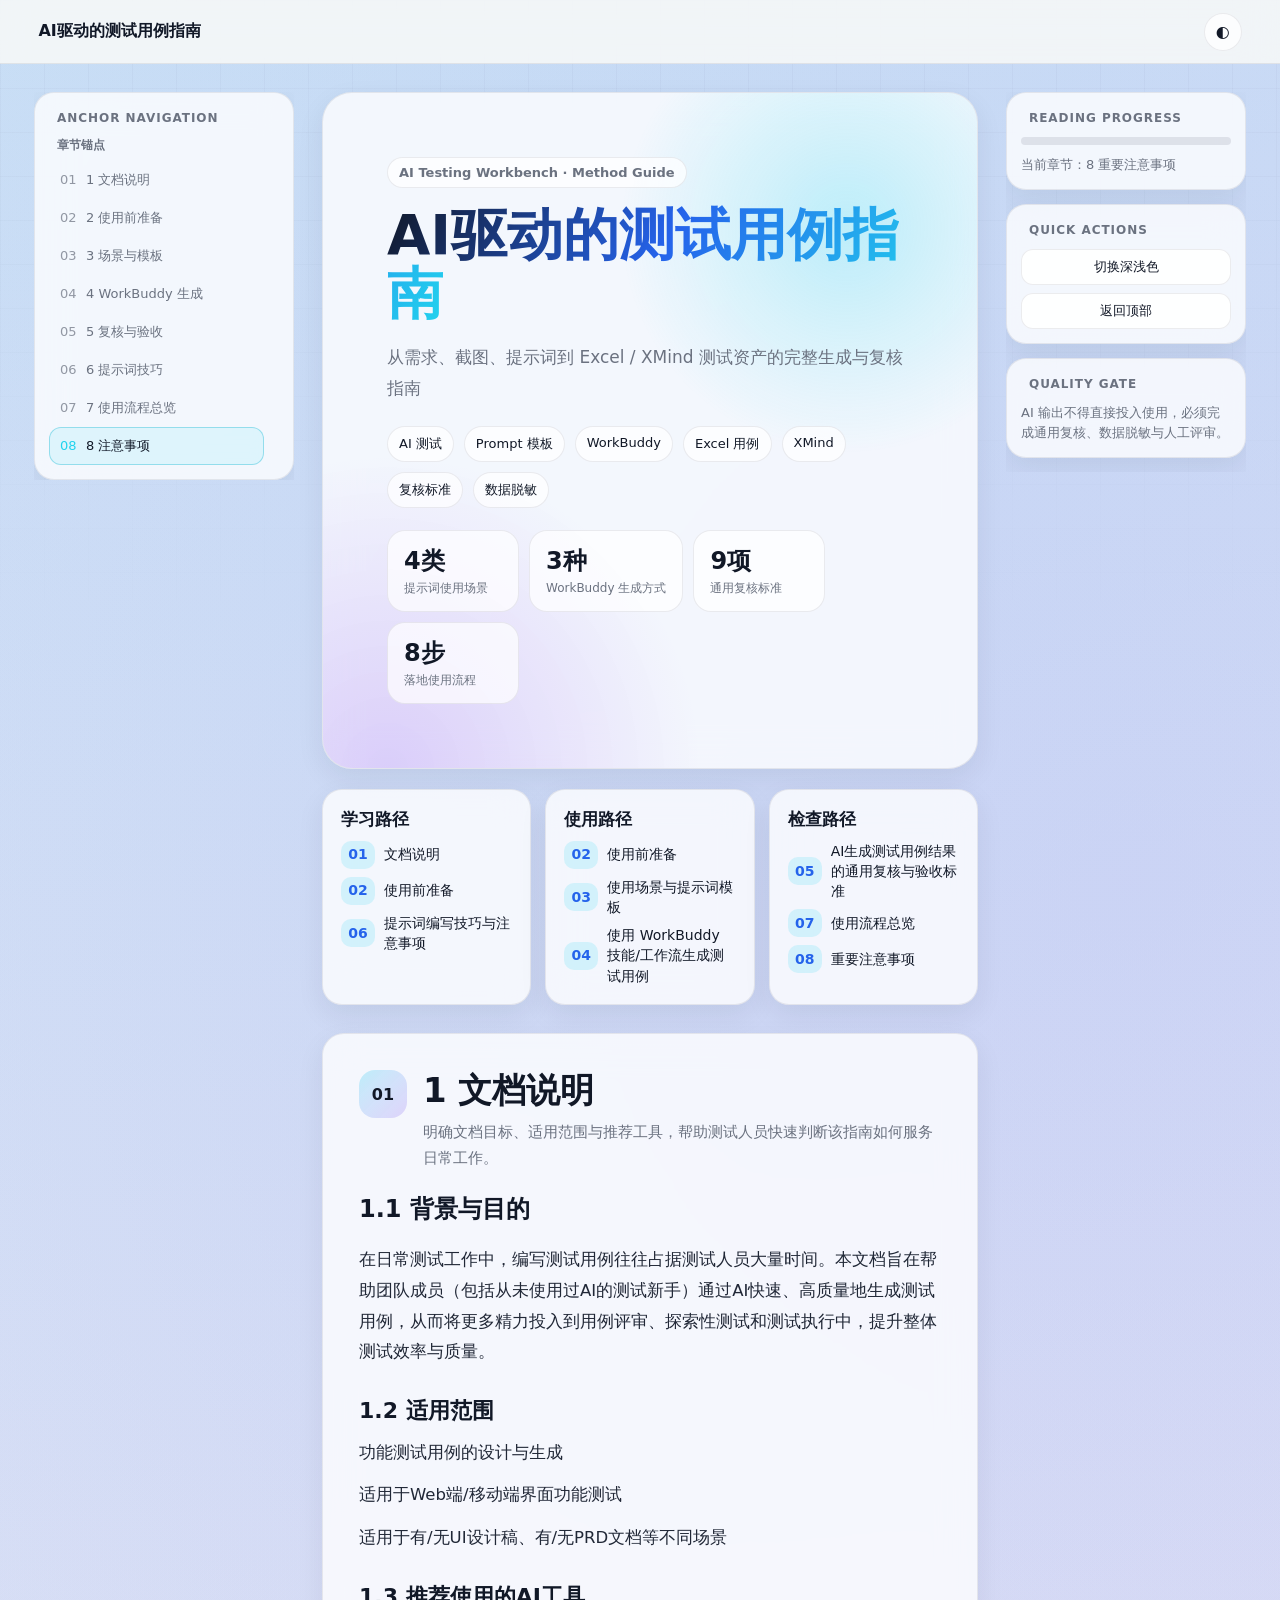
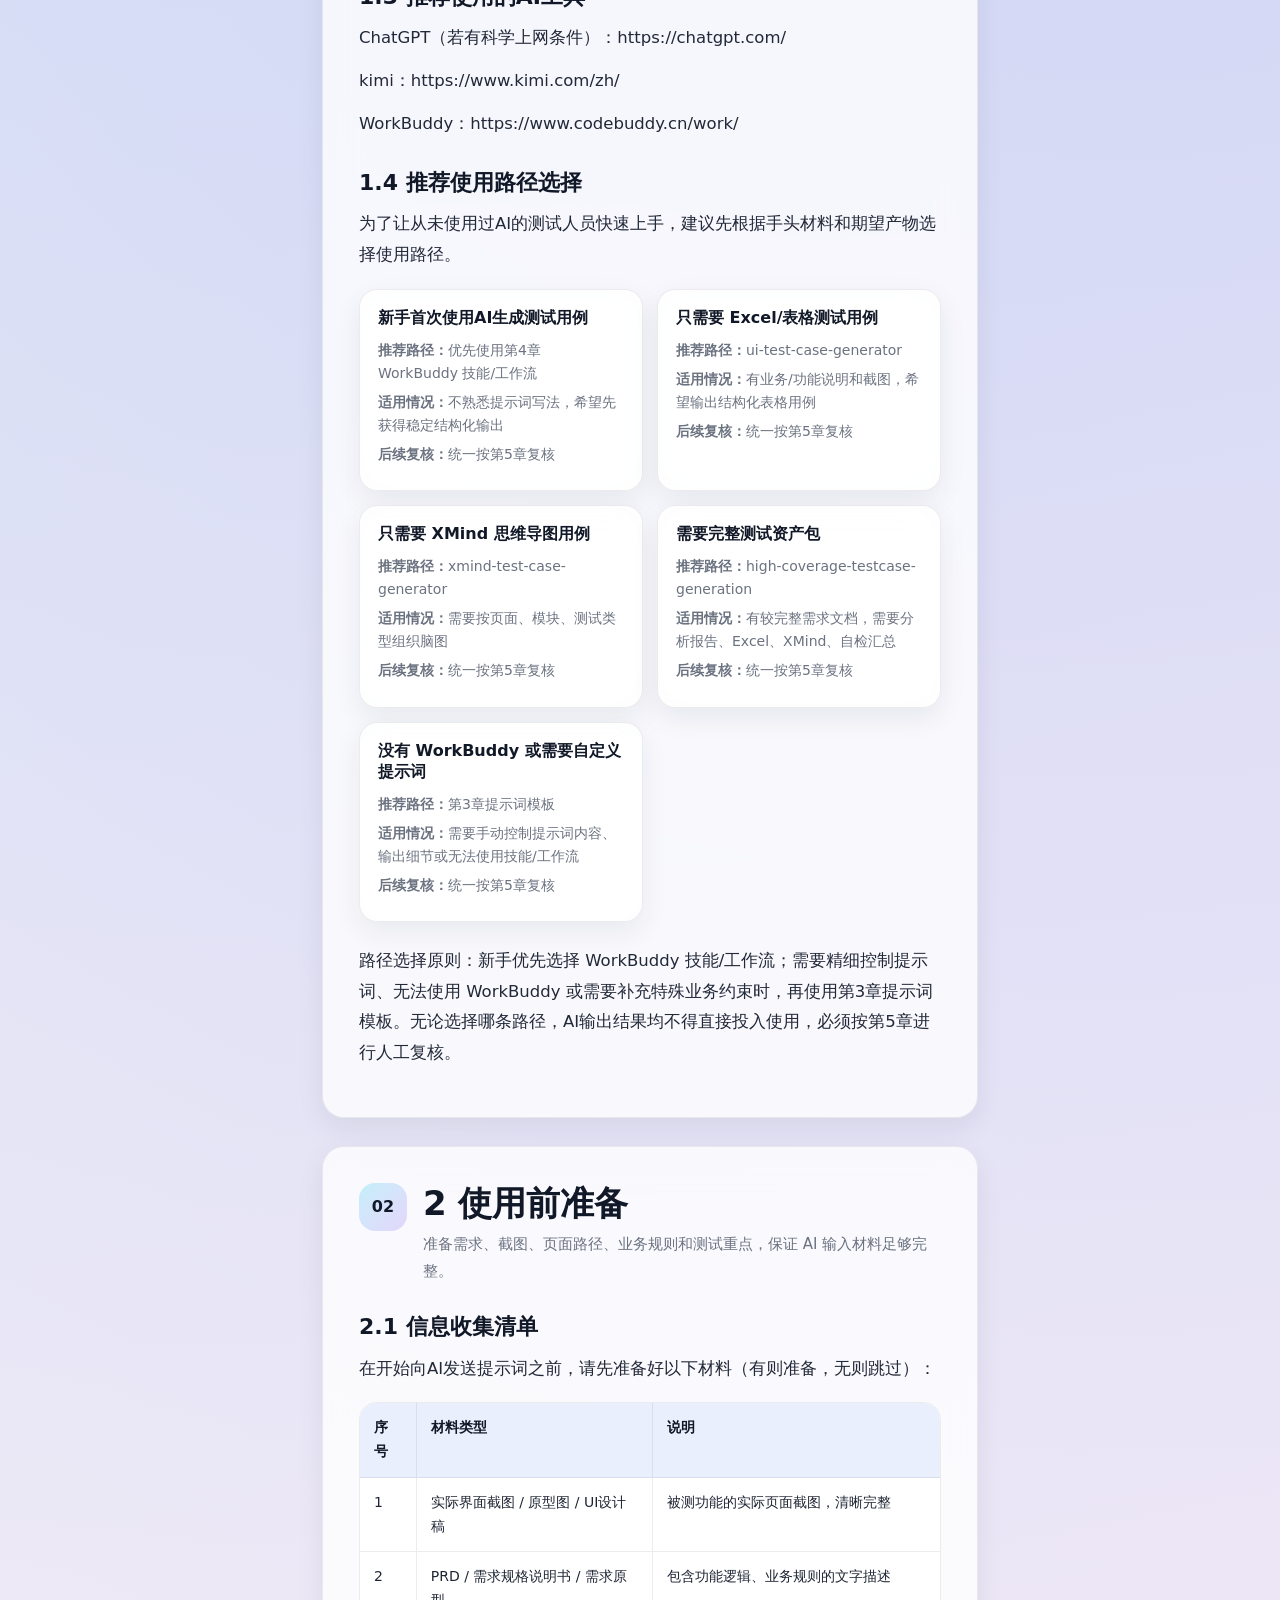
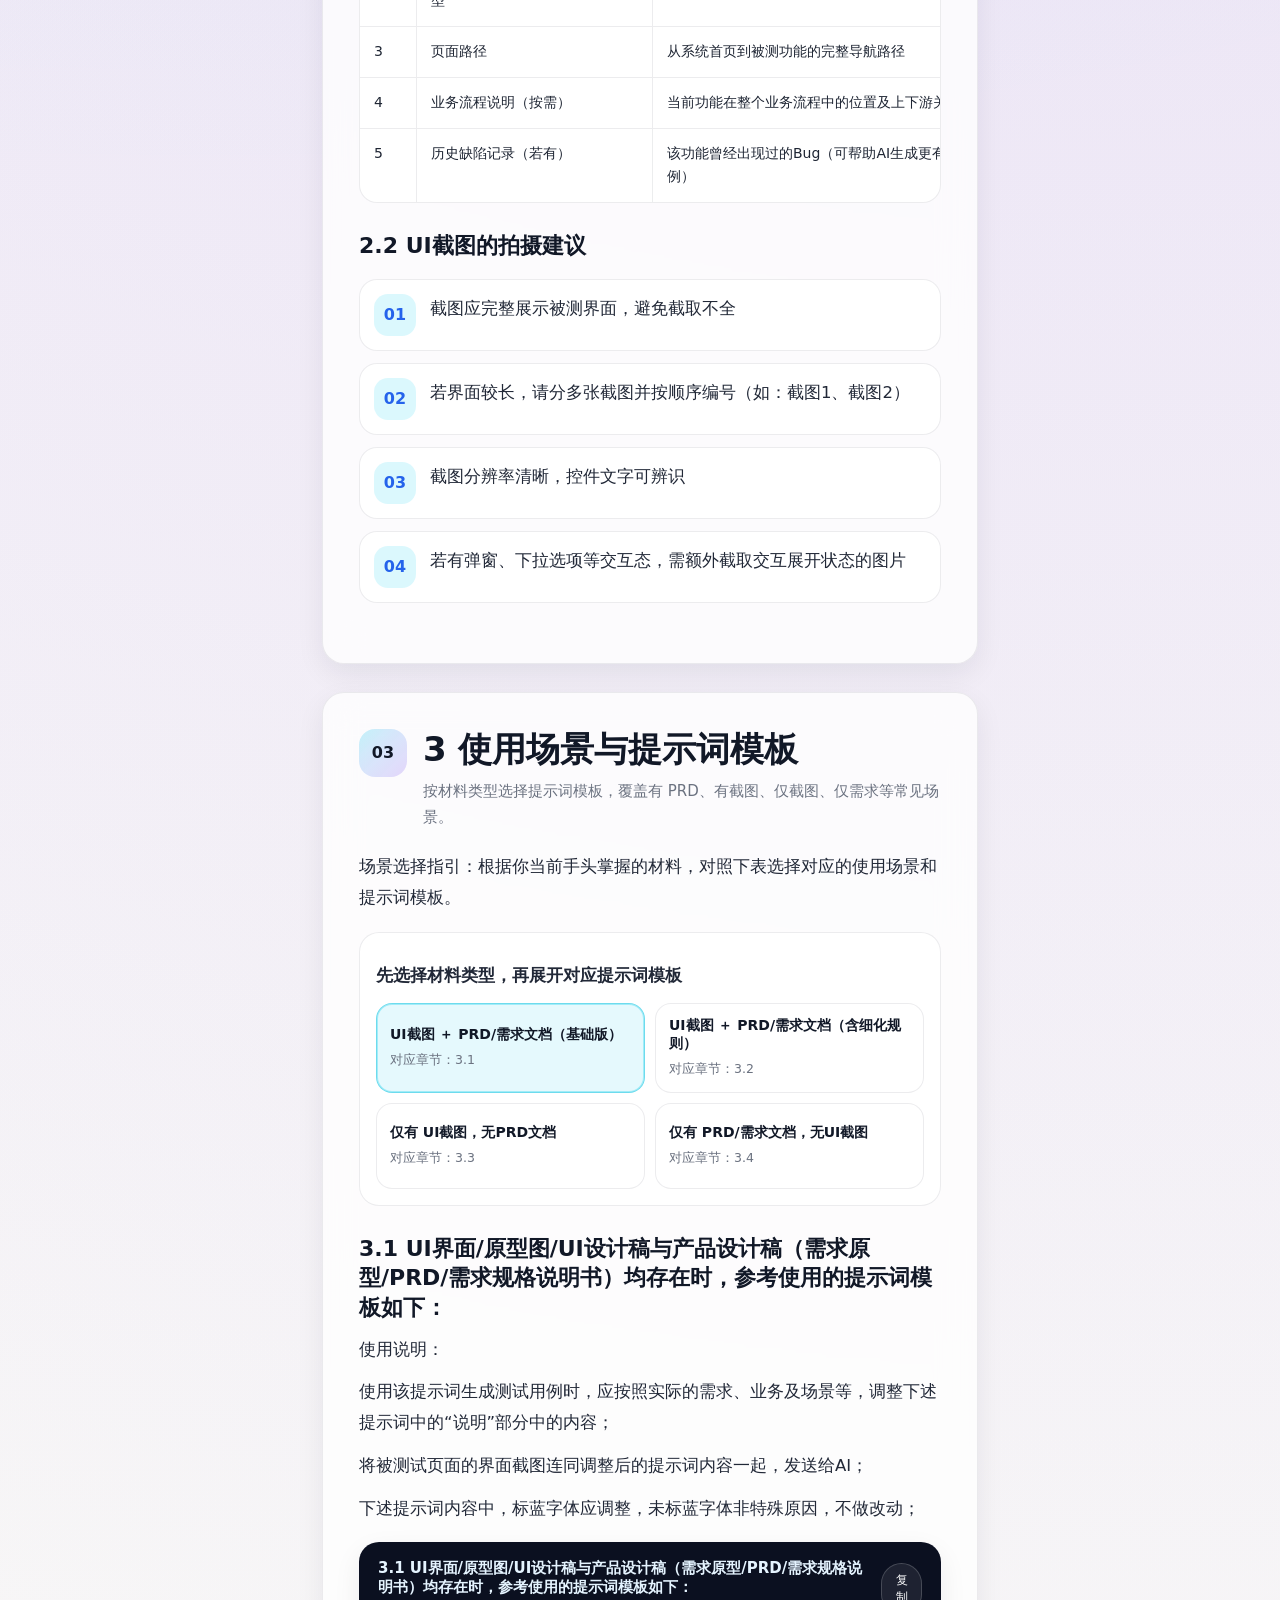
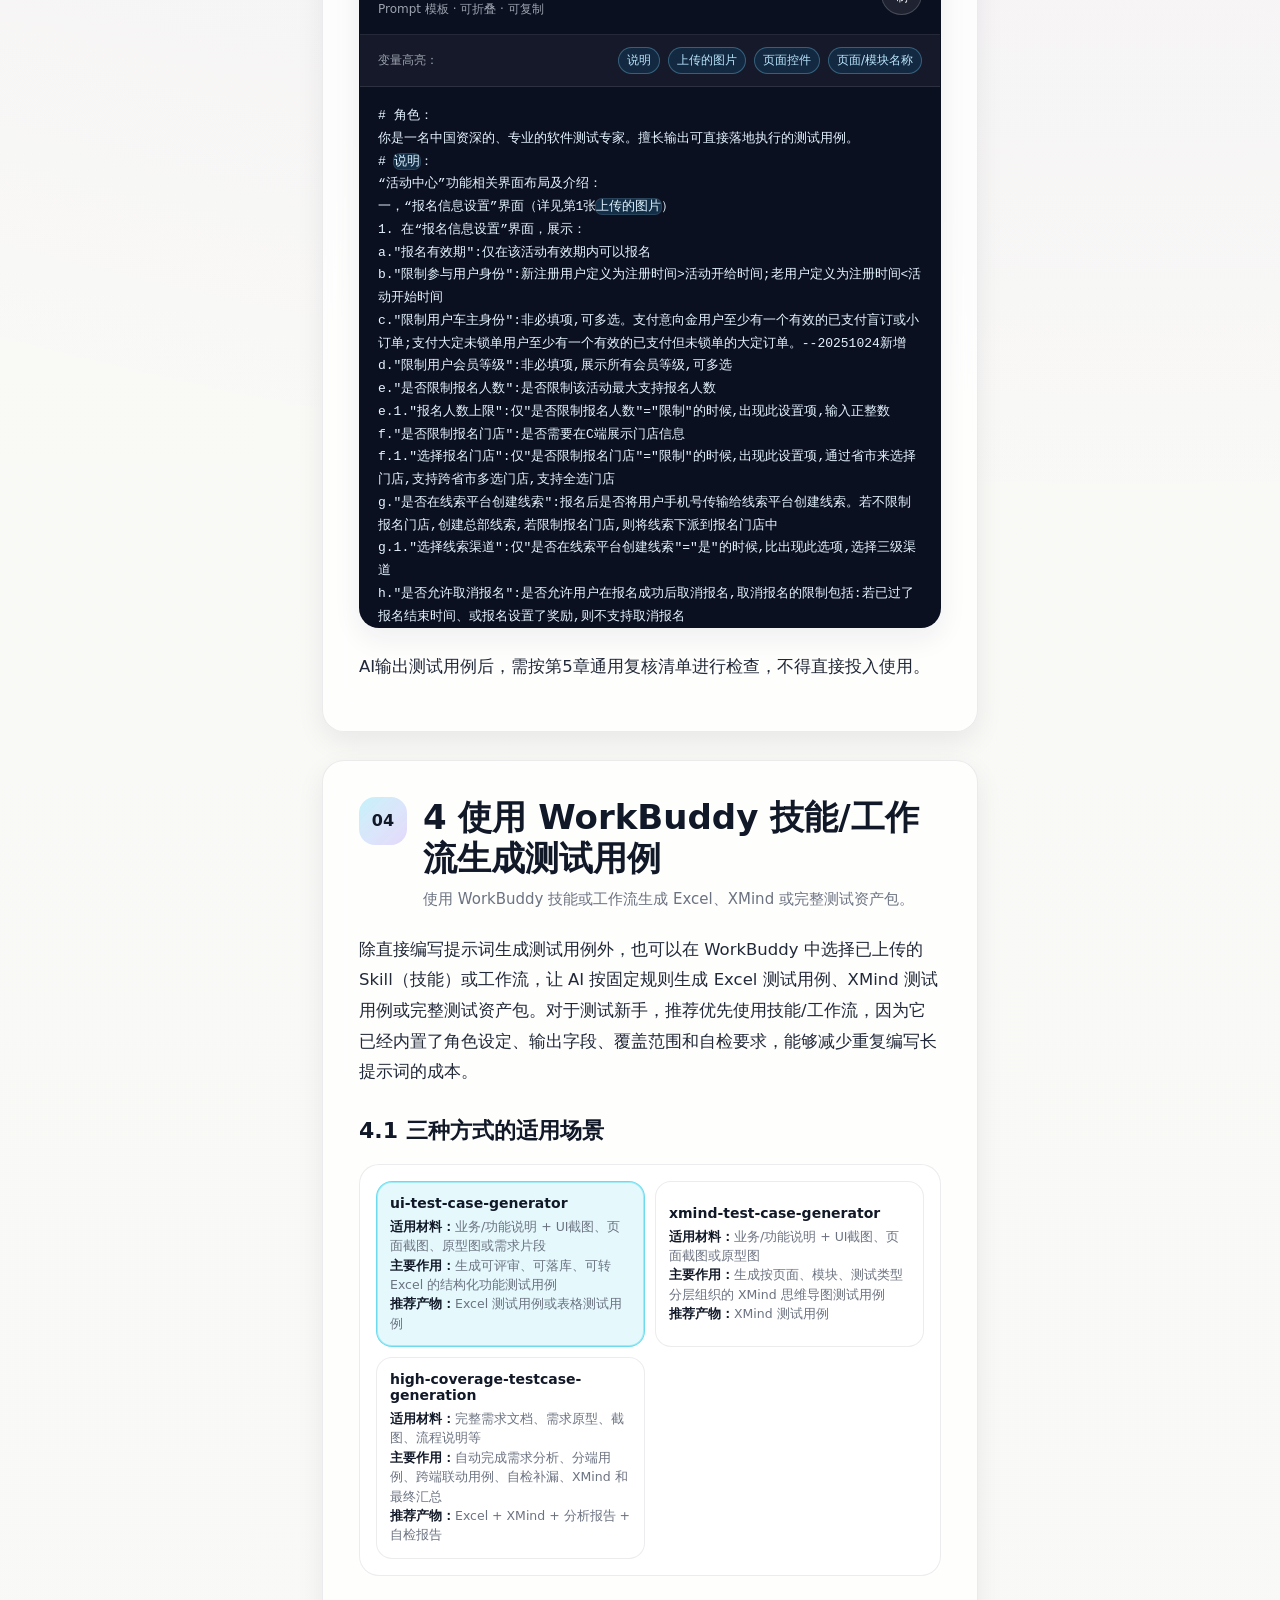
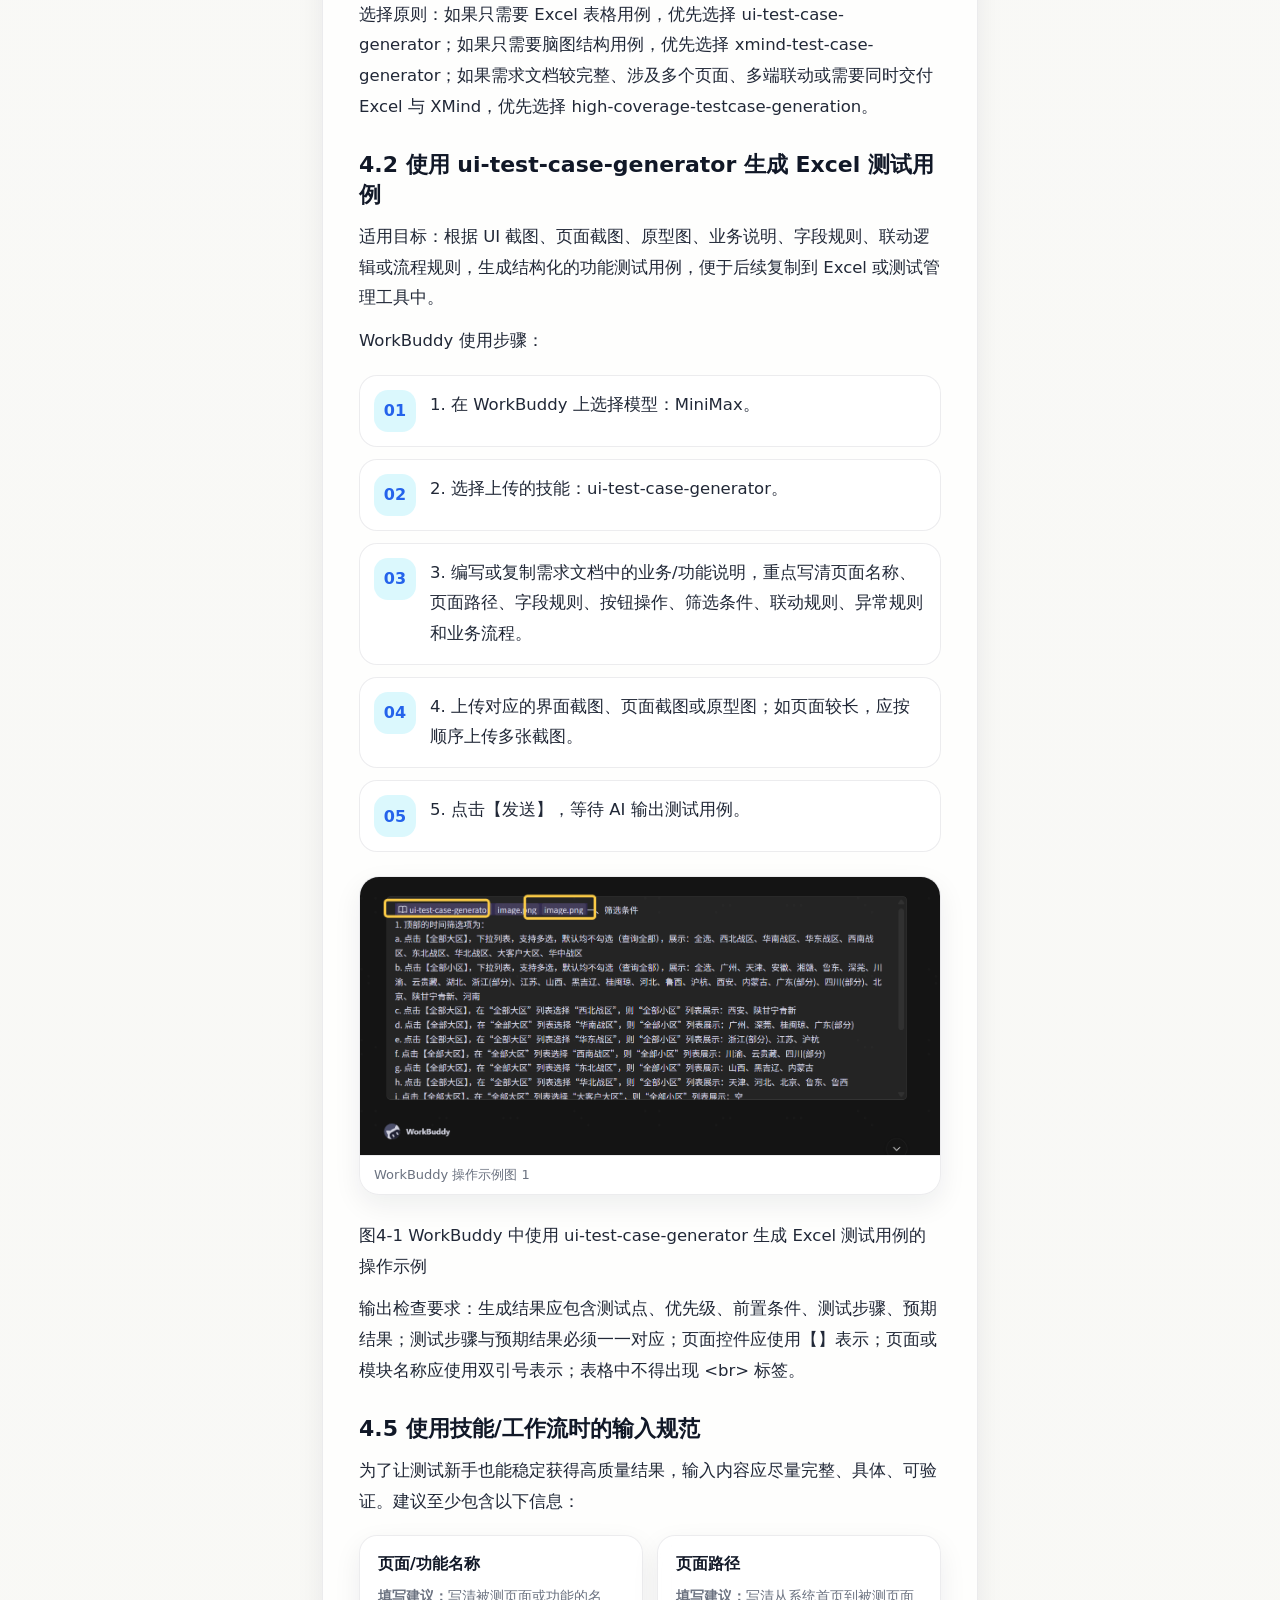
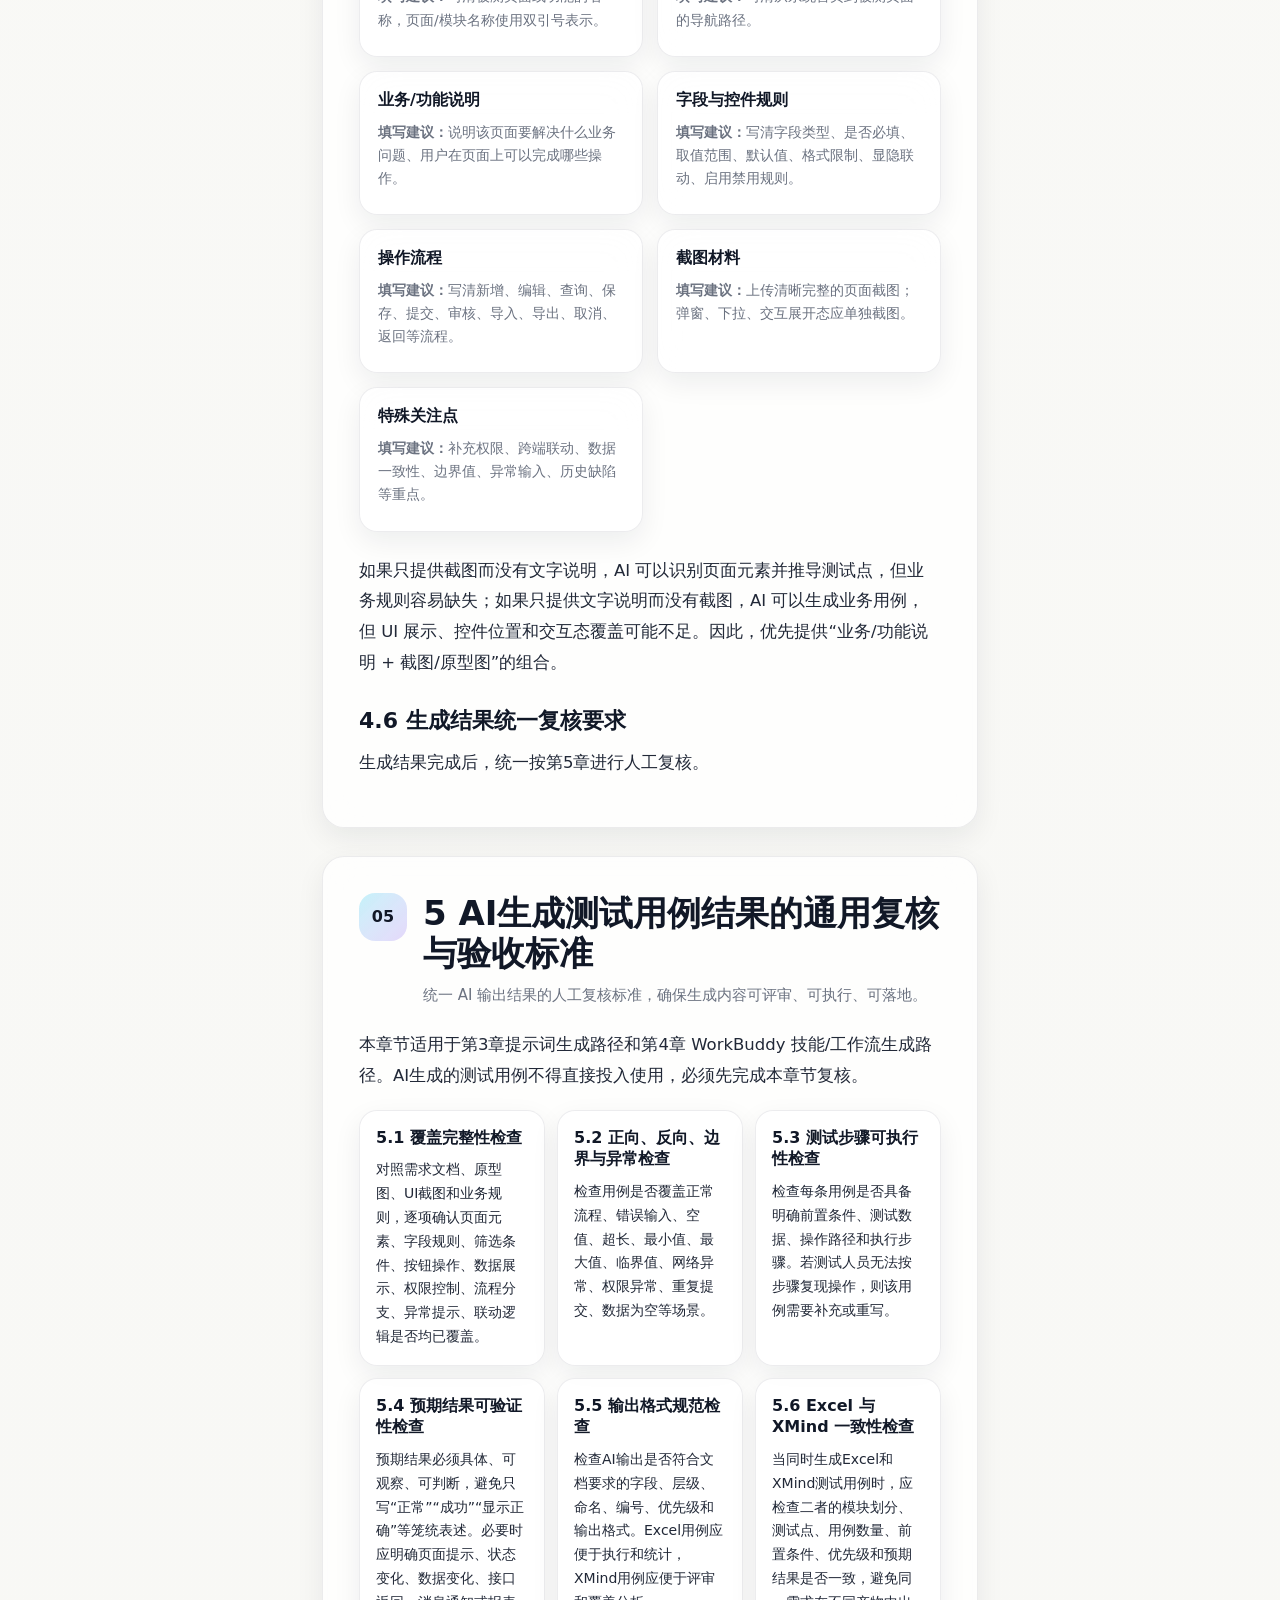
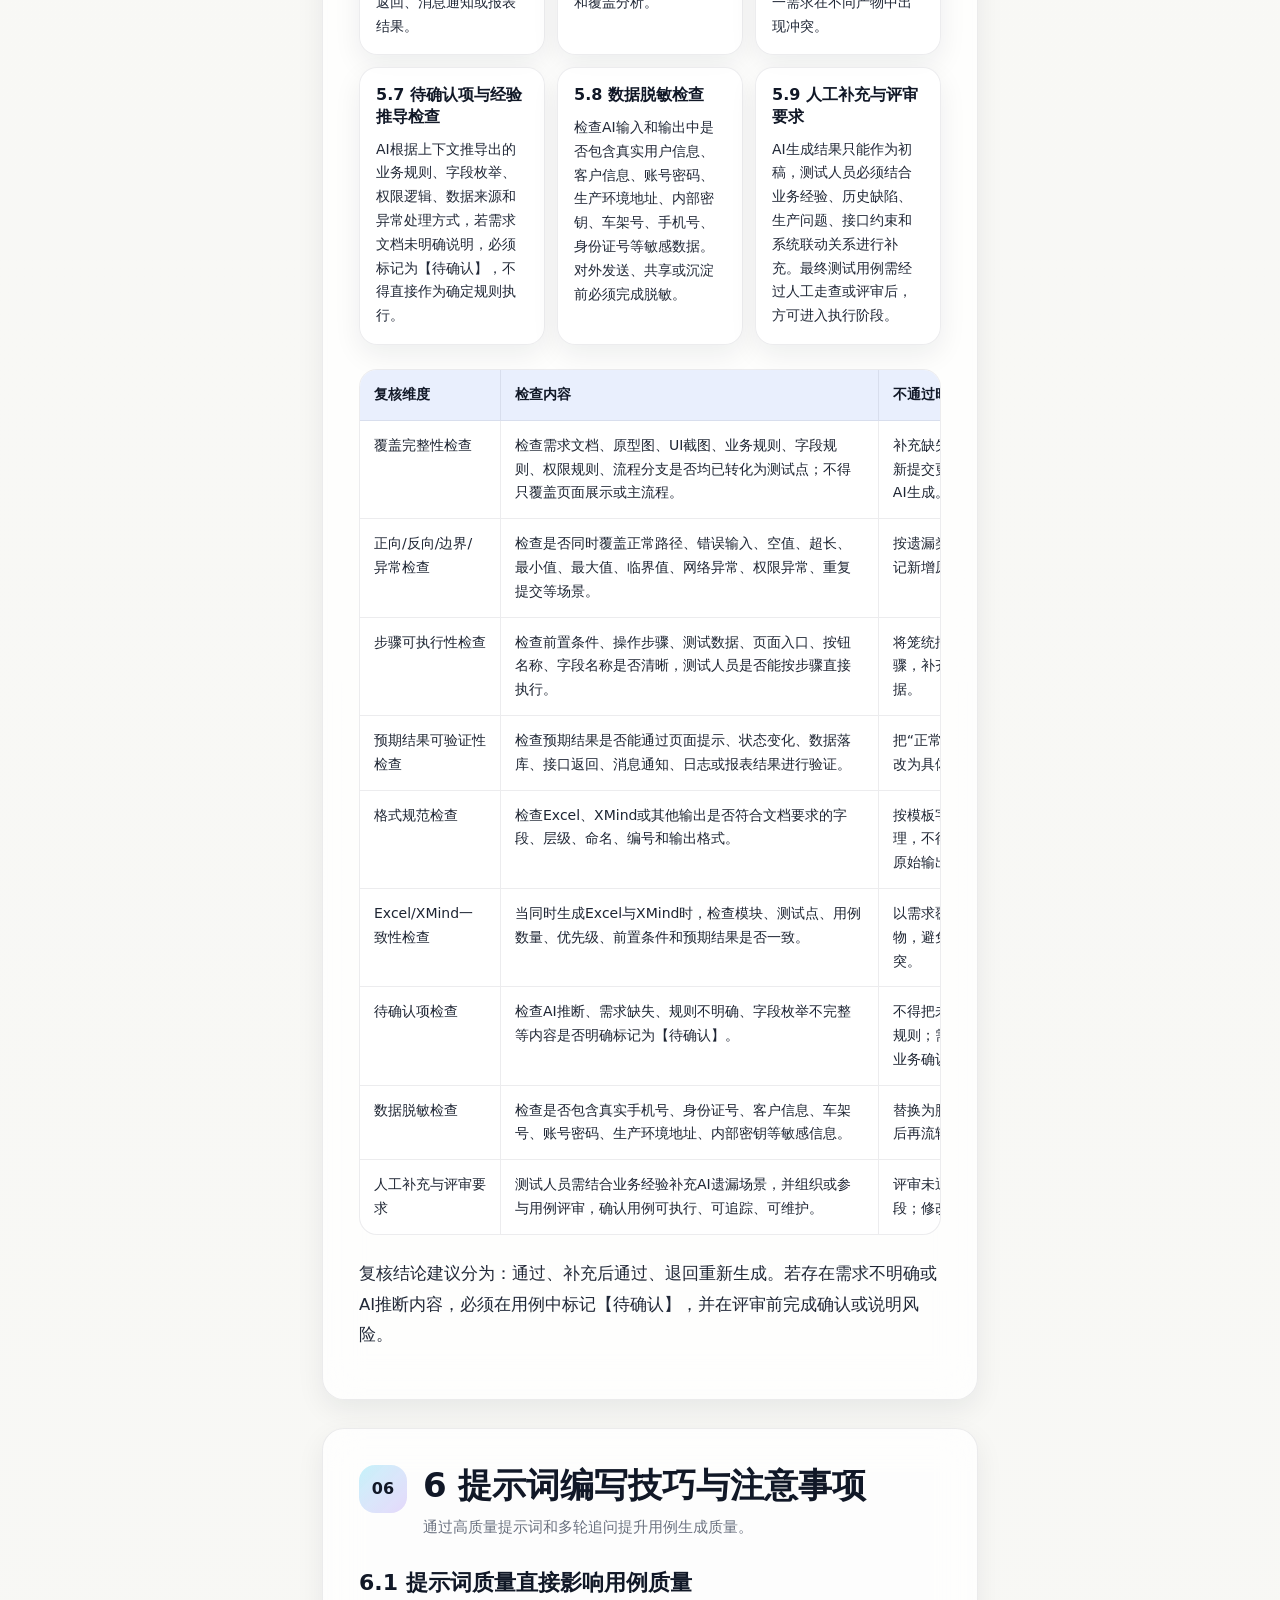
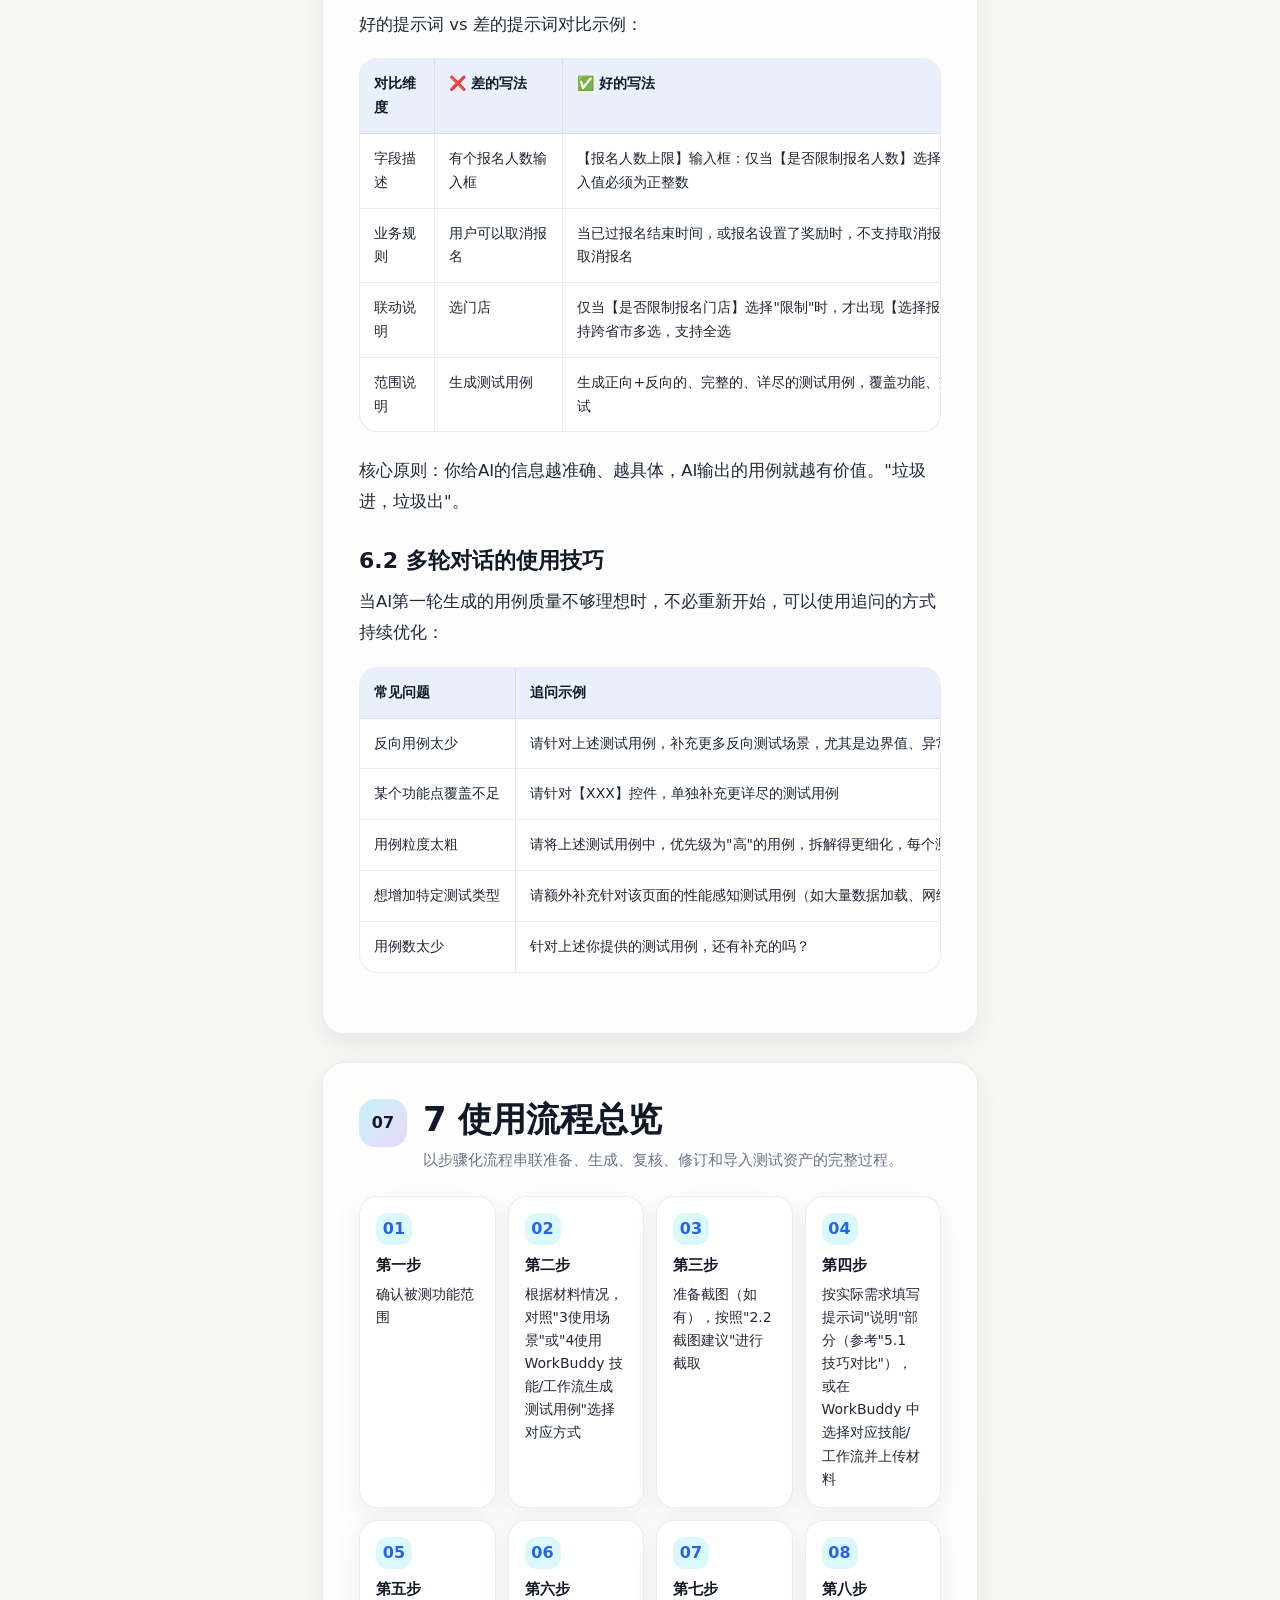
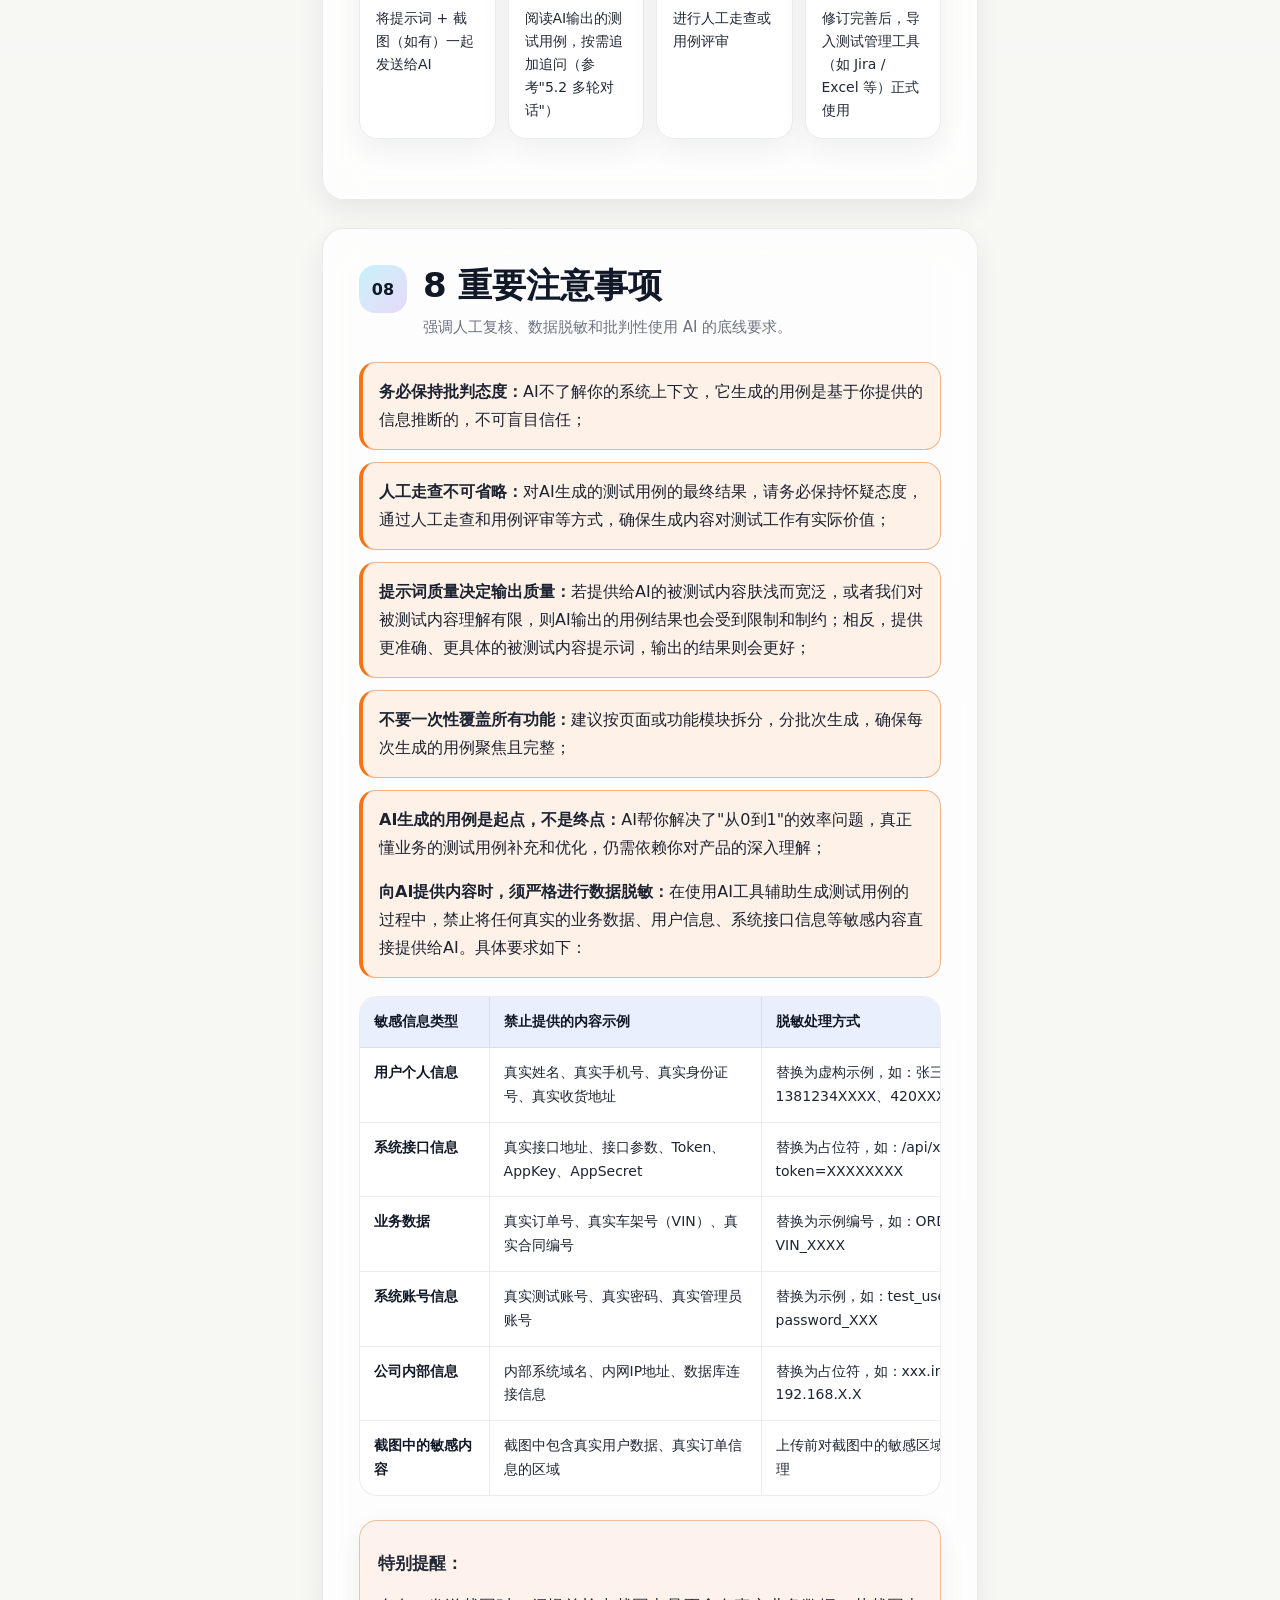
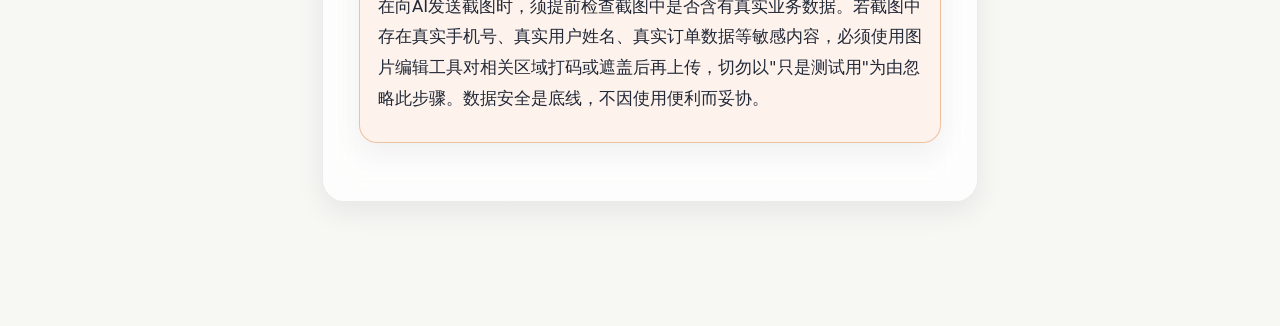
<file: ai-testcase-guide/index.html>
<!doctype html>
<html lang="zh-CN" data-theme="light">
<head>
  <meta charset="utf-8">
  <meta name="viewport" content="width=device-width, initial-scale=1">
  <title>AI驱动的测试用例指南</title>
  <style>
:root {
  color-scheme: light;
  --bg: #f7f7f4;
  --bg-soft: #fafaf8;
  --panel: rgba(255,255,255,.78);
  --panel-strong: rgba(255,255,255,.92);
  --text: #111827;
  --muted: #6b7280;
  --line: rgba(17,24,39,.08);
  --line-strong: rgba(17,24,39,.14);
  --cyan: #22d3ee;
  --violet: #7c3aed;
  --blue: #2563eb;
  --warn: #f97316;
  --danger: #ef4444;
  --code-bg: #0b1020;
  --code-text: #e5f4ff;
  --radius: 22px;
  --radius-sm: 14px;
  --shadow: 0 20px 60px rgba(17,24,39,.10);
  --shadow-soft: 0 10px 28px rgba(17,24,39,.07);
  --nav-width: 260px;
  --rail-width: 240px;
}
[data-theme="dark"] {
  color-scheme: dark;
  --bg: #070a12;
  --bg-soft: #0b0f17;
  --panel: rgba(17,24,39,.72);
  --panel-strong: rgba(17,24,39,.9);
  --text: #f9fafb;
  --muted: #a1a1aa;
  --line: rgba(255,255,255,.10);
  --line-strong: rgba(255,255,255,.18);
  --cyan: #4df0ff;
  --violet: #8b5cf6;
  --blue: #60a5fa;
  --warn: #fb923c;
  --danger: #f87171;
  --code-bg: #050816;
  --code-text: #edf7ff;
  --shadow: 0 22px 70px rgba(0,0,0,.34);
  --shadow-soft: 0 12px 30px rgba(0,0,0,.22);
}
* { box-sizing: border-box; }
html { scroll-behavior: smooth; }
body {
  margin: 0;
  min-height: 100vh;
  color: var(--text);
  background:
    radial-gradient(circle at 16% -10%, color-mix(in srgb, var(--cyan) 24%, transparent), transparent 30%),
    radial-gradient(circle at 88% 6%, color-mix(in srgb, var(--violet) 20%, transparent), transparent 32%),
    linear-gradient(180deg, var(--bg-soft), var(--bg));
  font-family: Inter, ui-sans-serif, system-ui, -apple-system, BlinkMacSystemFont, "PingFang SC", "Microsoft YaHei", "Noto Sans SC", sans-serif;
  letter-spacing: 0;
}
body::before {
  content: "";
  position: fixed;
  inset: 0;
  z-index: -1;
  opacity: .34;
  background-image:
    linear-gradient(var(--line) 1px, transparent 1px),
    linear-gradient(90deg, var(--line) 1px, transparent 1px);
  background-size: 44px 44px;
  mask-image: linear-gradient(180deg, #000, transparent 76%);
}
.progressbar {
  position: fixed;
  top: 0;
  left: 0;
  z-index: 100;
  width: 100%;
  height: 3px;
  background: transparent;
}
.progressbar span {
  display: block;
  width: 0%;
  height: 100%;
  background: linear-gradient(90deg, var(--cyan), var(--violet), var(--blue));
}
.topbar {
  position: sticky;
  top: 0;
  z-index: 90;
  display: flex;
  align-items: center;
  justify-content: space-between;
  gap: 16px;
  height: 64px;
  padding: 0 clamp(16px, 3vw, 40px);
  border-bottom: 1px solid var(--line);
  background: color-mix(in srgb, var(--bg-soft) 82%, transparent);
  backdrop-filter: blur(18px);
}
.brand {
  display: inline-flex;
  align-items: center;
  gap: 10px;
  color: var(--text);
  font-weight: 760;
  text-decoration: none;
}
.brand-mark {
  width: 28px;
  height: 28px;
  border-radius: 9px;
  background: linear-gradient(135deg, var(--cyan), var(--violet));
  box-shadow: 0 0 22px color-mix(in srgb, var(--cyan) 42%, transparent);
}
.top-actions { display: flex; align-items: center; gap: 8px; }
.icon-btn, .text-btn {
  border: 1px solid var(--line);
  background: var(--panel);
  color: var(--text);
  border-radius: 999px;
  min-height: 38px;
  padding: 0 14px;
  font: inherit;
  cursor: pointer;
  transition: transform .18s ease-out, border-color .18s ease-out, background .18s ease-out;
}
.icon-btn { width: 38px; padding: 0; }
.icon-btn:hover, .text-btn:hover { transform: translateY(-1px); border-color: color-mix(in srgb, var(--cyan) 55%, var(--line)); }
.layout {
  display: grid;
  grid-template-columns: var(--nav-width) minmax(0, 820px) var(--rail-width);
  gap: 28px;
  max-width: 1440px;
  margin: 0 auto;
  padding: 28px clamp(18px, 3vw, 34px) 96px;
}
.side-nav, .right-rail {
  position: sticky;
  top: 92px;
  align-self: start;
  max-height: calc(100vh - 112px);
  overflow: auto;
}
.nav-shell, .rail-card, .section-card, .hero, .path-card, .bento-card, .prompt-card, .figure-card {
  border: 1px solid var(--line);
  background: var(--panel);
  backdrop-filter: blur(18px);
  box-shadow: var(--shadow-soft);
}
.nav-shell, .rail-card { border-radius: 20px; padding: 14px; }
.nav-shell {
  max-height: calc(100vh - 112px);
  overflow: auto;
  overflow-x: hidden;
  scrollbar-gutter: stable;
  scrollbar-color: color-mix(in srgb, var(--muted) 64%, transparent) transparent;
}
.nav-shell::-webkit-scrollbar { width: 12px; }
.nav-shell::-webkit-scrollbar-track {
  border-radius: 20px;
  background: transparent;
}
.nav-shell::-webkit-scrollbar-thumb {
  min-height: 44px;
  border: 3px solid transparent;
  border-radius: 999px;
  background: color-mix(in srgb, var(--muted) 64%, transparent);
  background-clip: padding-box;
}
.nav-shell::-webkit-scrollbar-button {
  width: 0;
  height: 0;
  display: none;
}
.nav-shell::-webkit-scrollbar-corner { background: transparent; }
.nav-title, .rail-title {
  margin: 4px 8px 12px;
  color: var(--muted);
  font-size: 12px;
  font-weight: 780;
  letter-spacing: .08em;
  text-transform: uppercase;
}
.nav-group {
  margin: 0 0 12px;
  padding: 0 0 12px;
  border-bottom: 1px solid var(--line);
}
.nav-group:last-child { margin-bottom: 0; padding-bottom: 0; border-bottom: 0; }
.nav-group-title {
  margin: 0 8px 7px;
  color: var(--muted);
  font-size: 12px;
  font-weight: 760;
}
.toc-link {
  display: grid;
  grid-template-columns: 18px minmax(0,1fr);
  gap: 8px;
  align-items: start;
  padding: 9px 10px;
  border: 1px solid transparent;
  border-radius: 12px;
  color: var(--muted);
  text-decoration: none;
  font-size: 13px;
  line-height: 1.38;
  transition: background .18s ease-out, color .18s ease-out, border-color .18s ease-out;
}
.toc-link .toc-number { color: color-mix(in srgb, var(--muted) 72%, transparent); font-variant-numeric: tabular-nums; }
.toc-link .toc-text {
  overflow: hidden;
  white-space: nowrap;
  text-overflow: ellipsis;
}
.toc-link.depth-2 { padding-left: 22px; font-size: 12.5px; }
.toc-link:hover, .toc-link.active {
  color: var(--text);
  background: color-mix(in srgb, var(--cyan) 10%, transparent);
  border-color: color-mix(in srgb, var(--cyan) 34%, var(--line));
}
.toc-link.active .toc-number { color: var(--cyan); }
.hero {
  position: relative;
  overflow: hidden;
  border-radius: 30px;
  padding: clamp(30px, 6vw, 64px);
  margin-bottom: 28px;
}
.hero::before {
  content: "";
  position: absolute;
  inset: -1px;
  background:
    radial-gradient(circle at 80% 20%, color-mix(in srgb, var(--cyan) 26%, transparent), transparent 30%),
    radial-gradient(circle at 10% 100%, color-mix(in srgb, var(--violet) 22%, transparent), transparent 35%);
  pointer-events: none;
}
.hero-inner { position: relative; z-index: 1; }
.eyebrow {
  display: inline-flex;
  align-items: center;
  gap: 8px;
  margin-bottom: 18px;
  padding: 7px 11px;
  border: 1px solid var(--line);
  border-radius: 999px;
  background: color-mix(in srgb, var(--panel-strong) 78%, transparent);
  color: var(--muted);
  font-size: 13px;
  font-weight: 660;
}
.hero h1 {
  margin: 0;
  max-width: 760px;
  font-size: clamp(42px, 6vw, 56px);
  line-height: 1.05;
  letter-spacing: 0;
}
.gradient-text {
  background: linear-gradient(120deg, var(--text), var(--blue) 50%, var(--cyan));
  -webkit-background-clip: text;
  background-clip: text;
  color: transparent;
}
.hero-subtitle {
  max-width: 720px;
  margin: 18px 0 0;
  color: var(--muted);
  font-size: 17px;
  line-height: 1.85;
}
.tag-row, .metric-row {
  display: flex;
  flex-wrap: wrap;
  gap: 10px;
  margin-top: 22px;
}
.tag {
  padding: 8px 11px;
  border: 1px solid var(--line);
  border-radius: 999px;
  background: color-mix(in srgb, var(--panel-strong) 76%, transparent);
  color: var(--text);
  font-size: 13px;
}
.metric {
  min-width: 132px;
  padding: 14px 16px;
  border: 1px solid var(--line);
  border-radius: 18px;
  background: color-mix(in srgb, var(--panel-strong) 78%, transparent);
}
.metric strong { display:block; font-size: 24px; letter-spacing: 0; }
.metric span { color: var(--muted); font-size: 12px; }
.path-map {
  display: grid;
  grid-template-columns: repeat(3, minmax(0, 1fr));
  gap: 14px;
  margin: -8px 0 28px;
}
.path-card {
  border-radius: 20px;
  padding: 18px;
}
.path-card h2 {
  margin: 0 0 10px;
  font-size: 17px;
  line-height: 1.3;
}
.path-card ol {
  display: grid;
  gap: 8px;
  margin: 0;
  padding: 0;
  list-style: none;
}
.path-card a {
  display: grid;
  grid-template-columns: 34px minmax(0, 1fr);
  align-items: center;
  gap: 9px;
  color: var(--text);
  text-decoration: none;
  font-size: 14px;
  line-height: 1.45;
}
.path-card span {
  display: inline-flex;
  align-items: center;
  justify-content: center;
  width: 34px;
  height: 28px;
  border-radius: 10px;
  background: color-mix(in srgb, var(--cyan) 16%, transparent);
  color: var(--blue);
  font-weight: 780;
  font-variant-numeric: tabular-nums;
}
.section-card {
  position: relative;
  border-radius: var(--radius);
  padding: clamp(24px, 4vw, 36px);
  margin: 28px 0;
  scroll-margin-top: 92px;
}
.section-card[data-observe] { opacity: 0; transform: translateY(16px); transition: opacity .24s ease-out, transform .24s ease-out; }
.section-card[data-observe].is-visible { opacity: 1; transform: translateY(0); }
.section-head {
  display: grid;
  grid-template-columns: auto minmax(0, 1fr);
  gap: 16px;
  align-items: start;
  margin-bottom: 22px;
}
.badge {
  display: inline-flex;
  align-items: center;
  justify-content: center;
  width: 48px;
  height: 48px;
  border-radius: 16px;
  background: linear-gradient(135deg, color-mix(in srgb, var(--cyan) 28%, transparent), color-mix(in srgb, var(--violet) 20%, transparent));
  color: var(--text);
  font-weight: 850;
  font-variant-numeric: tabular-nums;
}
.section-head h2 {
  margin: 0;
  font-size: clamp(28px, 4vw, 34px);
  line-height: 1.2;
  letter-spacing: 0;
}
.section-summary {
  margin: 8px 0 0;
  color: var(--muted);
  font-size: 15px;
  line-height: 1.75;
}
.content-flow h3 {
  margin: 28px 0 12px;
  font-size: 22px;
  line-height: 1.35;
}
.content-flow p {
  margin: 12px 0;
  color: color-mix(in srgb, var(--text) 82%, var(--muted));
  font-size: 16.5px;
  line-height: 1.86;
}
.intro-card, .note-card, .check-card, .flow-card, .privacy-card {
  border: 1px solid var(--line);
  border-radius: 18px;
  background: var(--panel-strong);
  box-shadow: var(--shadow-soft);
}
.intro-card, .note-card {
  padding: 16px 18px;
  margin: 16px 0 22px;
}
.note-card {
  border-color: color-mix(in srgb, var(--warn) 30%, var(--line));
  background: color-mix(in srgb, var(--warn) 8%, var(--panel-strong));
}
.step-list, .check-grid, .privacy-grid {
  display: grid;
  gap: 12px;
  margin: 18px 0 24px;
}
.step-list { counter-reset: step; }
.step-item {
  display: grid;
  grid-template-columns: 42px minmax(0, 1fr);
  gap: 14px;
  align-items: start;
  padding: 14px;
  border: 1px solid var(--line);
  border-radius: 18px;
  background: var(--panel-strong);
}
.step-item::before {
  counter-increment: step;
  content: counter(step, decimal-leading-zero);
  display: inline-flex;
  align-items: center;
  justify-content: center;
  width: 42px;
  height: 42px;
  border-radius: 14px;
  background: color-mix(in srgb, var(--cyan) 16%, transparent);
  color: var(--blue);
  font-weight: 820;
  font-variant-numeric: tabular-nums;
}
.step-item p { margin: 0; }
.check-grid, .privacy-grid {
  grid-template-columns: repeat(3, minmax(0, 1fr));
}
.check-card, .privacy-card {
  padding: 16px;
}
.check-card h3, .privacy-card h3 {
  margin: 0 0 10px;
  font-size: 16px;
  line-height: 1.35;
}
.check-card p, .privacy-card p {
  margin: 0;
  font-size: 14px;
  line-height: 1.7;
}
.flow-overview {
  display: grid;
  grid-template-columns: repeat(4, minmax(0, 1fr));
  gap: 12px;
  margin: 18px 0 24px;
}
.flow-card {
  padding: 16px;
}
.flow-card strong {
  display: inline-flex;
  align-items: center;
  justify-content: center;
  width: 36px;
  height: 32px;
  margin-bottom: 10px;
  border-radius: 12px;
  background: color-mix(in srgb, var(--cyan) 16%, transparent);
  color: var(--blue);
  font-variant-numeric: tabular-nums;
}
.flow-card h4 {
  margin: 0 0 8px;
  font-size: 15px;
  line-height: 1.35;
}
.flow-card p {
  margin: 0;
  font-size: 14px;
  line-height: 1.65;
}
.bento-grid {
  display: grid;
  grid-template-columns: repeat(2, minmax(0,1fr));
  gap: 14px;
  margin: 18px 0 24px;
}
.bento-card {
  border-radius: 18px;
  padding: 18px;
  transition: transform .2s ease-out, border-color .2s ease-out, box-shadow .2s ease-out;
}
.bento-card[href] {
  display: block;
  color: inherit;
  text-decoration: none;
}
.bento-card[href]:focus-visible {
  outline: 3px solid color-mix(in srgb, var(--cyan) 70%, white);
  outline-offset: 3px;
}
.bento-card:hover {
  transform: translateY(-3px);
  border-color: color-mix(in srgb, var(--cyan) 44%, var(--line));
  box-shadow: var(--shadow);
}
.bento-card h4 { margin: 0 0 10px; font-size: 16px; }
.bento-card p { margin: 6px 0; font-size: 14px; line-height: 1.65; color: var(--muted); }
.table-wrap {
  overflow-x: auto;
  margin: 18px 0 24px;
  border: 1px solid var(--line);
  border-radius: 18px;
  background: var(--panel-strong);
}
table { width: 100%; border-collapse: separate; border-spacing: 0; min-width: 720px; }
caption {
  padding: 12px 14px;
  color: var(--muted);
  font-size: 13px;
  font-weight: 760;
  text-align: left;
}
td, th {
  padding: 13px 14px;
  border-bottom: 1px solid var(--line);
  border-right: 1px solid var(--line);
  color: color-mix(in srgb, var(--text) 86%, var(--muted));
  font-size: 14px;
  line-height: 1.7;
  vertical-align: top;
}
tr:first-child td, th {
  position: sticky;
  top: 0;
  z-index: 1;
  background: color-mix(in srgb, var(--blue) 10%, var(--panel-strong));
  color: var(--text);
  font-weight: 760;
}
tr:hover td { background: color-mix(in srgb, var(--cyan) 7%, transparent); }
tr:last-child td { border-bottom: 0; }
td:last-child { border-right: 0; }
.prompt-card {
  overflow: hidden;
  border-radius: 20px;
  margin: 18px 0 24px;
  background: var(--code-bg);
  color: var(--code-text);
  box-shadow: var(--shadow-soft);
}
.prompt-card summary {
  display: flex;
  align-items: center;
  justify-content: space-between;
  gap: 12px;
  padding: 16px 18px;
  cursor: pointer;
  list-style: none;
  border-bottom: 1px solid rgba(255,255,255,.10);
}
.prompt-card summary::-webkit-details-marker { display: none; }
.prompt-meta { display: grid; gap: 4px; }
.prompt-meta strong { font-size: 15px; }
.prompt-meta span { color: #9ca3af; font-size: 12px; }
.prompt-toolbar {
  display: flex;
  flex-wrap: wrap;
  align-items: center;
  justify-content: space-between;
  gap: 10px;
  padding: 12px 18px;
  border-bottom: 1px solid rgba(255,255,255,.10);
  background: rgba(255,255,255,.04);
}
.prompt-toolbar > span {
  color: #9ca3af;
  font-size: 12px;
}
.prompt-variable-tags {
  display: flex;
  flex-wrap: wrap;
  gap: 8px;
}
.prompt-variable-tags span {
  display: inline-flex;
  align-items: center;
  min-height: 26px;
  padding: 4px 8px;
  border: 1px solid rgba(125,211,252,.32);
  border-radius: 999px;
  background: rgba(14,165,233,.12);
  color: #bae6fd;
  font-size: 12px;
}
.copy-btn {
  border: 1px solid rgba(255,255,255,.18);
  border-radius: 999px;
  background: rgba(255,255,255,.08);
  color: #f9fafb;
  padding: 8px 12px;
  font: inherit;
  font-size: 12px;
  cursor: pointer;
}
.prompt-card pre {
  max-height: 540px;
  overflow: auto;
  margin: 0;
  padding: 18px;
  white-space: pre-wrap;
  word-break: break-word;
  font-size: 13px;
  line-height: 1.75;
}
.prompt-variable {
  border-radius: 6px;
  background: rgba(56,189,248,.18);
  color: #e0f2fe;
  box-shadow: 0 0 0 1px rgba(125,211,252,.26);
}
.scenario-selector {
  margin: 18px 0 24px;
  padding: 16px;
  border: 1px solid var(--line);
  border-radius: 20px;
  background: var(--panel-strong);
}
.selector-title {
  margin: 0 0 12px;
  color: var(--muted);
  font-size: 13px;
  font-weight: 760;
}
.selector-options {
  display: grid;
  grid-template-columns: repeat(2, minmax(0, 1fr));
  gap: 10px;
}
.scenario-option {
  min-height: 86px;
  padding: 13px;
  border: 1px solid var(--line);
  border-radius: 16px;
  background: color-mix(in srgb, var(--panel) 88%, transparent);
  color: var(--text);
  text-align: left;
  font: inherit;
  cursor: pointer;
}
.scenario-option strong {
  display: block;
  margin-bottom: 6px;
  font-size: 14px;
}
.scenario-option span {
  display: block;
  color: var(--muted);
  font-size: 12.5px;
  line-height: 1.55;
}
.scenario-option em {
  color: var(--text);
  font-style: normal;
  font-weight: 760;
}
.scenario-option[aria-pressed="true"] {
  border-color: color-mix(in srgb, var(--cyan) 58%, var(--line));
  background: color-mix(in srgb, var(--cyan) 12%, var(--panel-strong));
  box-shadow: inset 0 0 0 1px color-mix(in srgb, var(--cyan) 34%, transparent);
}
.scenario-panel { scroll-margin-top: 96px; }
.scenario-panel[hidden] { display: none; }
.timeline {
  position: relative;
  display: grid;
  gap: 14px;
  margin: 18px 0;
}
.timeline-item {
  display: grid;
  grid-template-columns: 44px minmax(0,1fr);
  gap: 14px;
  padding: 14px;
  border: 1px solid var(--line);
  border-radius: 18px;
  background: var(--panel-strong);
}
.timeline-no {
  display:flex;
  align-items:center;
  justify-content:center;
  width: 36px;
  height: 36px;
  border-radius: 12px;
  background: color-mix(in srgb, var(--cyan) 18%, transparent);
  color: var(--blue);
  font-weight: 820;
}
.timeline-item h4 { margin: 0 0 5px; font-size: 15px; }
.timeline-item p { margin: 0; color: var(--muted); font-size: 14px; }
.warning-list {
  display: grid;
  gap: 12px;
  margin: 18px 0;
}
.warning-item {
  padding: 15px 16px;
  border: 1px solid color-mix(in srgb, var(--warn) 42%, var(--line));
  border-left: 4px solid var(--warn);
  border-radius: 16px;
  background: color-mix(in srgb, var(--warn) 10%, var(--panel));
  color: color-mix(in srgb, var(--text) 88%, var(--muted));
  line-height: 1.75;
}
.warning-list .warning-item:nth-last-child(2) {
  margin-bottom: -12px;
  border-bottom: 0;
  border-bottom-right-radius: 0;
  border-bottom-left-radius: 0;
  padding-bottom: 8px;
}
.warning-list .warning-item:last-child {
  border-top: 0;
  border-top-right-radius: 0;
  border-top-left-radius: 0;
  padding-top: 8px;
}
.privacy-table table { min-width: 720px; }
.privacy-table td:first-child {
  width: 18%;
  color: var(--text);
  font-weight: 760;
}
.figure-card {
  overflow: hidden;
  border-radius: 20px;
  margin: 20px 0 26px;
}
.figure-card img {
  display: block;
  width: 100%;
  height: auto;
  cursor: zoom-in;
}
.figure-card figcaption {
  padding: 10px 14px;
  color: var(--muted);
  border-top: 1px solid var(--line);
  font-size: 13px;
}
.rail-card { margin-bottom: 14px; }
.read-meter {
  height: 8px;
  border-radius: 999px;
  background: color-mix(in srgb, var(--muted) 16%, transparent);
  overflow: hidden;
}
.read-meter span {
  display:block;
  width:0%;
  height:100%;
  background: linear-gradient(90deg, var(--cyan), var(--violet));
}
.rail-value {
  margin: 10px 0 0;
  color: var(--muted);
  font-size: 13px;
  line-height: 1.55;
}
.rail-actions { display:grid; gap: 8px; margin-top: 12px; }
.rail-actions button {
  min-height: 36px;
  border: 1px solid var(--line);
  border-radius: 12px;
  background: var(--panel-strong);
  color: var(--text);
  cursor: pointer;
}
.drawer {
  position: fixed;
  inset: 0 auto 0 0;
  z-index: 120;
  width: min(88vw, 320px);
  padding: 18px;
  background: var(--bg-soft);
  border-right: 1px solid var(--line);
  transform: translateX(-105%);
  transition: transform .22s ease-out;
  overflow: auto;
}
.drawer.open { transform: translateX(0); }
.drawer-backdrop {
  position: fixed;
  inset: 0;
  z-index: 110;
  background: rgba(0,0,0,.36);
  opacity: 0;
  pointer-events: none;
  transition: opacity .2s ease-out;
}
.drawer-backdrop.open { opacity: 1; pointer-events: auto; }
.lightbox {
  position: fixed;
  inset: 0;
  z-index: 130;
  display: none;
  align-items: center;
  justify-content: center;
  padding: 28px;
  background: rgba(3,7,18,.78);
}
.lightbox.open { display: flex; }
.lightbox img {
  max-width: min(1100px, 96vw);
  max-height: 88vh;
  border-radius: 18px;
  box-shadow: 0 30px 80px rgba(0,0,0,.42);
}
button:focus-visible, a:focus-visible, summary:focus-visible {
  outline: 3px solid color-mix(in srgb, var(--cyan) 70%, white);
  outline-offset: 3px;
}
@media (max-width: 1180px) {
  .layout { grid-template-columns: var(--nav-width) minmax(0,1fr); }
  .right-rail { display: none; }
  .check-grid, .privacy-grid, .flow-overview { grid-template-columns: repeat(2, minmax(0, 1fr)); }
}
@media (max-width: 860px) {
  .topbar { height: 58px; }
  .layout { display: block; padding: 18px 14px 72px; }
  .side-nav { display: none; }
  .desktop-only { display: none; }
  .hero { padding: 26px 20px; border-radius: 22px; }
  .hero h1 { font-size: 38px; }
  .section-card { padding: 22px 18px; border-radius: 20px; }
  .section-head { grid-template-columns: 1fr; }
  .path-map { grid-template-columns: 1fr; }
  .bento-grid { grid-template-columns: 1fr; }
  .check-grid, .privacy-grid, .flow-overview { grid-template-columns: 1fr; }
  .step-item { grid-template-columns: 1fr; }
  .selector-options { grid-template-columns: 1fr; }
  table { min-width: 680px; }
  .privacy-table table {
    min-width: 0;
  }
  .privacy-table tr {
    display: block;
    padding: 12px 14px;
    border-bottom: 1px solid var(--line);
  }
  .privacy-table tr:first-child {
    display: none;
  }
  .privacy-table td {
    display: block;
    width: 100%;
    padding: 6px 0;
    border-right: 0;
    border-bottom: 0;
  }
  .privacy-table td:first-child {
    width: 100%;
    font-size: 15px;
  }
  .privacy-table td:nth-child(2)::before,
  .privacy-table td:nth-child(3)::before {
    display: block;
    margin-bottom: 4px;
    color: var(--muted);
    font-size: 12px;
    font-weight: 760;
  }
  .privacy-table td:nth-child(2)::before { content: "禁止提供的内容示例"; }
  .privacy-table td:nth-child(3)::before { content: "脱敏处理方式"; }
}
@media (min-width: 861px) {
  .mobile-only { display: none; }
}
@media (prefers-reduced-motion: reduce) {
  *, *::before, *::after {
    scroll-behavior: auto !important;
    transition: none !important;
    animation: none !important;
  }
  .section-card[data-observe] { opacity: 1; transform: none; }
}
</style>
</head>
<body>
  <div class="progressbar" aria-hidden="true"><span id="pageProgress"></span></div>
  <header class="topbar">
    <a class="brand" href="#"><span>AI驱动的测试用例指南</span></a>
    <div class="top-actions">
      <button class="text-btn mobile-only" id="openDrawer" type="button" aria-expanded="false" aria-controls="tocDrawer">目录</button>
      <button class="icon-btn" data-theme-toggle type="button" aria-label="切换深浅色模式">◐</button>
    </div>
  </header>
  <div class="drawer-backdrop" id="drawerBackdrop"></div>
  <nav class="drawer" id="tocDrawer" aria-label="移动端目录">
    <button class="text-btn" id="closeDrawer" type="button">关闭目录</button>
    <p class="nav-title">Anchor Navigation</p>
    <div class="nav-group">
      <p class="nav-group-title">章节锚点</p>
      <a data-toc-link class="toc-link depth-1" href="#section-1"><span class="toc-number">01</span><span class="toc-text">1 文档说明</span></a>
      <a data-toc-link class="toc-link depth-1" href="#section-2"><span class="toc-number">02</span><span class="toc-text">2 使用前准备</span></a>
      <a data-toc-link class="toc-link depth-1" href="#section-3"><span class="toc-number">03</span><span class="toc-text">3 场景与模板</span></a>
      <a data-toc-link class="toc-link depth-1" href="#section-4"><span class="toc-number">04</span><span class="toc-text">4 WorkBuddy 生成</span></a>
      <a data-toc-link class="toc-link depth-1" href="#section-5"><span class="toc-number">05</span><span class="toc-text">5 复核与验收</span></a>
      <a data-toc-link class="toc-link depth-1" href="#section-6"><span class="toc-number">06</span><span class="toc-text">6 提示词技巧</span></a>
      <a data-toc-link class="toc-link depth-1" href="#section-7"><span class="toc-number">07</span><span class="toc-text">7 使用流程总览</span></a>
      <a data-toc-link class="toc-link depth-1" href="#section-8"><span class="toc-number">08</span><span class="toc-text">8 注意事项</span></a>
    </div>
  </nav>
  <div class="layout">
    <nav class="side-nav desktop-only" aria-label="章节导航">
      <div class="nav-shell">
        <p class="nav-title">Anchor Navigation</p>
        <div class="nav-group">
          <p class="nav-group-title">章节锚点</p>
          <a data-toc-link class="toc-link depth-1" href="#section-1"><span class="toc-number">01</span><span class="toc-text">1 文档说明</span></a>
          <a data-toc-link class="toc-link depth-1" href="#section-2"><span class="toc-number">02</span><span class="toc-text">2 使用前准备</span></a>
          <a data-toc-link class="toc-link depth-1" href="#section-3"><span class="toc-number">03</span><span class="toc-text">3 场景与模板</span></a>
          <a data-toc-link class="toc-link depth-1" href="#section-4"><span class="toc-number">04</span><span class="toc-text">4 WorkBuddy 生成</span></a>
          <a data-toc-link class="toc-link depth-1" href="#section-5"><span class="toc-number">05</span><span class="toc-text">5 复核与验收</span></a>
          <a data-toc-link class="toc-link depth-1" href="#section-6"><span class="toc-number">06</span><span class="toc-text">6 提示词技巧</span></a>
          <a data-toc-link class="toc-link depth-1" href="#section-7"><span class="toc-number">07</span><span class="toc-text">7 使用流程总览</span></a>
          <a data-toc-link class="toc-link depth-1" href="#section-8"><span class="toc-number">08</span><span class="toc-text">8 注意事项</span></a>
        </div>
      </div>
    </nav>
    <main>
      <section class="hero" aria-labelledby="page-title">
        <div class="hero-inner">
          <div class="eyebrow">AI Testing Workbench · Method Guide</div>
          <h1 id="page-title"><span class="gradient-text">AI驱动的测试用例指南</span></h1>
          <p class="hero-subtitle">从需求、截图、提示词到 Excel / XMind 测试资产的完整生成与复核指南</p>
          <div class="tag-row" aria-label="内容标签">
            <span class="tag">AI 测试</span><span class="tag">Prompt 模板</span><span class="tag">WorkBuddy</span><span class="tag">Excel 用例</span><span class="tag">XMind</span><span class="tag">复核标准</span><span class="tag">数据脱敏</span>
          </div>
          <div class="metric-row">
            <div class="metric"><strong>4类</strong><span>提示词使用场景</span></div>
            <div class="metric"><strong>3种</strong><span>WorkBuddy 生成方式</span></div>
            <div class="metric"><strong>9项</strong><span>通用复核标准</span></div>
            <div class="metric"><strong>8步</strong><span>落地使用流程</span></div>
          </div>
        </div>
      </section>
      <section class="path-map" aria-label="路径总览">
        <article class="path-card">
          <h2>学习路径</h2>
          <ol>
            <li><a href="#section-1"><span>01</span>文档说明</a></li>
            <li><a href="#section-2"><span>02</span>使用前准备</a></li>
            <li><a href="#section-6"><span>06</span>提示词编写技巧与注意事项</a></li>
          </ol>
        </article>
        <article class="path-card">
          <h2>使用路径</h2>
          <ol>
            <li><a href="#section-2"><span>02</span>使用前准备</a></li>
            <li><a href="#section-3"><span>03</span>使用场景与提示词模板</a></li>
            <li><a href="#section-4"><span>04</span>使用 WorkBuddy 技能/工作流生成测试用例</a></li>
          </ol>
        </article>
        <article class="path-card">
          <h2>检查路径</h2>
          <ol>
            <li><a href="#section-5"><span>05</span>AI生成测试用例结果的通用复核与验收标准</a></li>
            <li><a href="#section-7"><span>07</span>使用流程总览</a></li>
            <li><a href="#section-8"><span>08</span>重要注意事项</a></li>
          </ol>
        </article>
      </section>
      
<section class="section-card" id="section-1" data-section data-title="1 文档说明" data-observe>
  <header class="section-head">
    <span class="badge">01</span>
    <div>
      <h2>1 文档说明</h2>
      <p class="section-summary">明确文档目标、适用范围与推荐工具，帮助测试人员快速判断该指南如何服务日常工作。</p>
    </div>
  </header>
  <div class="content-flow"><h1 id="background-purpose"><span>1.1 背景与目的</span></h1>
<p>在日常测试工作中，编写测试用例往往占据测试人员大量时间。本文档旨在帮助团队成员（包括从未使用过AI的测试新手）通过AI快速、高质量地生成测试用例，从而将更多精力投入到用例评审、探索性测试和测试执行中，提升整体测试效率与质量。</p>
<h3 id="scope">1.2 适用范围</h3>
<p>功能测试用例的设计与生成</p>
<p>适用于Web端/移动端界面功能测试</p>
<p>适用于有/无UI设计稿、有/无PRD文档等不同场景</p>
<h3 id="recommended-ai-tools">1.3 推荐使用的AI工具</h3>
<p>ChatGPT（若有科学上网条件）：https://chatgpt.com/</p>
<p>kimi：https://www.kimi.com/zh/</p>
<p>WorkBuddy：https://www.codebuddy.cn/work/</p>
<h3 id="recommended-paths">1.4 推荐使用路径选择</h3>
<p>为了让从未使用过AI的测试人员快速上手，建议先根据手头材料和期望产物选择使用路径。</p>
<div class="bento-grid bento-1"><a class="bento-card" href="#section-4"><h4>新手首次使用AI生成测试用例</h4><p><strong>推荐路径：</strong>优先使用第4章 WorkBuddy 技能/工作流</p><p><strong>适用情况：</strong>不熟悉提示词写法，希望先获得稳定结构化输出</p><p><strong>后续复核：</strong>统一按第5章复核</p></a><a class="bento-card" href="#workbuddy-ui-generator"><h4>只需要 Excel/表格测试用例</h4><p><strong>推荐路径：</strong>ui-test-case-generator</p><p><strong>适用情况：</strong>有业务/功能说明和截图，希望输出结构化表格用例</p><p><strong>后续复核：</strong>统一按第5章复核</p></a><a class="bento-card" href="#workbuddy-xmind-generator"><h4>只需要 XMind 思维导图用例</h4><p><strong>推荐路径：</strong>xmind-test-case-generator</p><p><strong>适用情况：</strong>需要按页面、模块、测试类型组织脑图</p><p><strong>后续复核：</strong>统一按第5章复核</p></a><a class="bento-card" href="#workbuddy-high-coverage-generator"><h4>需要完整测试资产包</h4><p><strong>推荐路径：</strong>high-coverage-testcase-generation</p><p><strong>适用情况：</strong>有较完整需求文档，需要分析报告、Excel、XMind、自检汇总</p><p><strong>后续复核：</strong>统一按第5章复核</p></a><a class="bento-card" href="#section-3"><h4>没有 WorkBuddy 或需要自定义提示词</h4><p><strong>推荐路径：</strong>第3章提示词模板</p><p><strong>适用情况：</strong>需要手动控制提示词内容、输出细节或无法使用技能/工作流</p><p><strong>后续复核：</strong>统一按第5章复核</p></a></div>
<p>路径选择原则：新手优先选择 WorkBuddy 技能/工作流；需要精细控制提示词、无法使用 WorkBuddy 或需要补充特殊业务约束时，再使用第3章提示词模板。无论选择哪条路径，AI输出结果均不得直接投入使用，必须按第5章进行人工复核。</p></div>
</section>


<section class="section-card" id="section-2" data-section data-title="2 使用前准备" data-observe>
  <header class="section-head">
    <span class="badge">02</span>
    <div>
      <h2>2 使用前准备</h2>
      <p class="section-summary">准备需求、截图、页面路径、业务规则和测试重点，保证 AI 输入材料足够完整。</p>
    </div>
  </header>
  <div class="content-flow"><h3 id="information-checklist">2.1 信息收集清单</h3>
<p>在开始向AI发送提示词之前，请先准备好以下材料（有则准备，无则跳过）：</p>
<div class="table-wrap"><table><tr><td>序号</td><td>材料类型</td><td>说明</td></tr><tr><td>1</td><td>实际界面截图 / 原型图 / UI设计稿</td><td>被测功能的实际页面截图，清晰完整</td></tr><tr><td>2</td><td>PRD / 需求规格说明书 / 需求原型</td><td>包含功能逻辑、业务规则的文字描述</td></tr><tr><td>3</td><td>页面路径</td><td>从系统首页到被测功能的完整导航路径</td></tr><tr><td>4</td><td>业务流程说明（按需）</td><td>当前功能在整个业务流程中的位置及上下游关系</td></tr><tr><td>5</td><td>历史缺陷记录（若有）</td><td>该功能曾经出现过的Bug（可帮助AI生成更有针对性的反向用例）</td></tr></table></div>
<h3 id="ui-screenshot-suggestions">2.2 UI截图的拍摄建议</h3>
<div class="step-list">
  <article class="step-item"><p>截图应完整展示被测界面，避免截取不全</p></article>
  <article class="step-item"><p>若界面较长，请分多张截图并按顺序编号（如：截图1、截图2）</p></article>
  <article class="step-item"><p>截图分辨率清晰，控件文字可辨识</p></article>
  <article class="step-item"><p>若有弹窗、下拉选项等交互态，需额外截取交互展开状态的图片</p></article>
</div></div>
</section>


<section class="section-card" id="section-3" data-section data-title="3 使用场景与提示词模板" data-observe>
  <header class="section-head">
    <span class="badge">03</span>
    <div>
      <h2>3 使用场景与提示词模板</h2>
      <p class="section-summary">按材料类型选择提示词模板，覆盖有 PRD、有截图、仅截图、仅需求等常见场景。</p>
    </div>
  </header>
  <div class="content-flow"><p>场景选择指引：根据你当前手头掌握的材料，对照下表选择对应的使用场景和提示词模板。</p>
<div class="scenario-selector" aria-label="提示词模板场景选择器">
  <p class="selector-title">先选择材料类型，再展开对应提示词模板</p>
  <div class="selector-options">
    <button class="scenario-option" type="button" data-scenario-target="scenario-31" aria-pressed="true"><strong>UI截图 ＋ PRD/需求文档（基础版）</strong><span>对应章节：3.1</span></button>
    <button class="scenario-option" type="button" data-scenario-target="scenario-32" aria-pressed="false"><strong>UI截图 ＋ PRD/需求文档（含细化规则）</strong><span>对应章节：3.2</span></button>
    <button class="scenario-option" type="button" data-scenario-target="scenario-33" aria-pressed="false"><strong>仅有 UI截图，无PRD文档</strong><span>对应章节：3.3</span></button>
    <button class="scenario-option" type="button" data-scenario-target="scenario-34" aria-pressed="false"><strong>仅有 PRD/需求文档，无UI截图</strong><span>对应章节：3.4</span></button>
  </div>
</div>
<section class="scenario-panel" id="scenario-31" data-scenario-panel>
<h3 id="prompt-template-ui-and-prd-basic">3.1 UI界面/原型图/UI设计稿与产品设计稿（需求原型/PRD/需求规格说明书）均存在时，参考使用的提示词模板如下：</h3>
<p>使用说明：</p>
<p>使用该提示词生成测试用例时，应按照实际的需求、业务及场景等，调整下述提示词中的“说明”部分中的内容；</p>
<p>将被测试页面的界面截图连同调整后的提示词内容一起，发送给AI；</p>
<p>下述提示词内容中，标蓝字体应调整，未标蓝字体非特殊原因，不做改动；</p>

<details class="prompt-card" open>
  <summary>
    <span class="prompt-meta"><strong>3.1 UI界面/原型图/UI设计稿与产品设计稿（需求原型/PRD/需求规格说明书）均存在时，参考使用的提示词模板如下：</strong><span>Prompt 模板 · 可折叠 · 可复制</span></span>
    <button class="copy-btn" type="button" data-copy-prompt="prompt-1">复制</button>
  </summary>
  <div class="prompt-toolbar" aria-label="提示词变量标注">
    <span>变量高亮：</span>
    <div class="prompt-variable-tags"><span>说明</span><span>上传的图片</span><span>页面控件</span><span>页面/模块名称</span></div>
  </div>
  <pre id="prompt-1"># 角色：
你是一名中国资深的、专业的软件测试专家。擅长输出可直接落地执行的测试用例。
# 说明：
“活动中心”功能相关界面布局及介绍：
一，“报名信息设置”界面（详见第1张上传的图片）
1. 在“报名信息设置”界面，展示：
a."报名有效期":仅在该活动有效期内可以报名
b."限制参与用户身份":新注册用户定义为注册时间&gt;活动开给时间;老用户定义为注册时间&lt;活动开始时间
c."限制用户车主身份":非必填项,可多选。支付意向金用户至少有一个有效的已支付盲订或小订单;支付大定未锁单用户至少有一个有效的已支付但未锁单的大定订单。--20251024新增
d."限制用户会员等级":非必填项,展示所有会员等级,可多选
e."是否限制报名人数":是否限制该活动最大支持报名人数
e.1."报名人数上限":仅"是否限制报名人数"="限制"的时候,出现此设置项,输入正整数
f."是否限制报名门店":是否需要在C端展示门店信息
f.1."选择报名门店":仅"是否限制报名门店"="限制"的时候,出现此设置项,通过省市来选择门店,支持跨省市多选门店,支持全选门店
g."是否在线索平台创建线索":报名后是否将用户手机号传输给线索平台创建线索。若不限制报名门店,创建总部线索,若限制报名门店,则将线索下派到报名门店中
g.1."选择线索渠道":仅"是否在线索平台创建线索"="是"的时候,比出现此选项,选择三级渠道
h."是否允许取消报名":是否允许用户在报名成功后取消报名,取消报名的限制包括:若已过了报名结束时间、或报名设置了奖励,则不支持取消报名
i."报名信息":用户在报名的时候需要填写的信息
i.1.手机号为必填项,不可取消勾选
i.2.姓名、性别、意向车系、收件地址勾选后,则为必填项
i.3.【添加其他问题】点击后在下方新增问题,问题类型包括单选、多选、开放问题
i.4.单选问题和多选问题需要设置问题和选项(支持多个选项)
i.5.开放问题只用设置问题,无需设置选项
# 需求
1. 请结合并根据上传的电脑端Web网页图片，针对"说明"内容，设计一份详尽的正向+反向的、完整的、详尽的测试用例，满足市面上的广大用户的实际操作要求；
2. 覆盖：功能、交互联动、UI界面测试；
3. 仅提供最终结果，不要做任何解释。
# 输出要求
1. 每条用例包含以下字段（按序）：
- 测试点
- 优先级（高、中、低）
- 前置条件
- 测试步骤（每步骤单独列出）
- 预期结果（与测试步骤一一对应）
2. 页面控件一律用【】表示；
3. 页面/模块名称一律用""表示；
4. 用表格形式在线生成；
5. 表格中不得出现 &lt;br&gt; 标签；6. "测试步骤"列的写法规范：每一步骤必须独立成行，格式统一为"序号. 步骤内容"（如：1. xxx），每个步骤之间以换行符分隔，严禁将多个步骤用"；"拼接写在同一行；
7. "预期结果"列的写法规范：每条结果必须独立成行，格式统一为"序号. 结果内容"（如：1. xxx），每条结果之间以换行符分隔，严禁将多条结果用"；"拼接写在同一行；
8. 表格单元格内，凡含有多项内容（步骤或结果），一律逐行纵向排列，每项单独占据一行，不得横向连续书写。</pre>
</details>

<p>AI输出测试用例后，需按第5章通用复核清单进行检查，不得直接投入使用。</p>
</section>
<section class="scenario-panel" id="scenario-32" data-scenario-panel hidden>
<h3 id="prompt-template-ui-and-prd-detailed">3.2 场景二：UI界面 / 原型图 / UI设计稿与产品设计稿（需求原型、PRD、需求规格说明书等）均存在时，且规则更加细化，涉及按钮、控件及布局等，参考使用的提示词模板如下：</h3>
<p>使用说明：</p>
<p>使用该提示词生成测试用例时，应按照实际的需求、业务及场景等，调整下述提示词中的“说明”部分中的内容；</p>
<p>将被测试页面的界面截图连同调整后的提示词内容一起，发送给AI；</p>
<p>下述提示词模板中，在“说明”部分增加被测试功能的页面路径及被测试功能的业务流程，应按照实际的需求、业务及场景等进行相应调整；</p>
<p>下述提示词内容中，标蓝字体应调整，未标蓝字体非特殊原因，不做改动；</p>

<details class="prompt-card" open>
  <summary>
    <span class="prompt-meta"><strong>3.2 场景二：UI界面 / 原型图 / UI设计稿与产品设计稿（需求原型、PRD、需求规格说明书等）均存在时，且规则更加细化，涉及按钮、控件及布局等，参考使用的提示词模板如下：</strong><span>Prompt 模板 · 可折叠 · 可复制</span></span>
    <button class="copy-btn" type="button" data-copy-prompt="prompt-2">复制</button>
  </summary>
  <div class="prompt-toolbar" aria-label="提示词变量标注">
    <span>变量高亮：</span>
    <div class="prompt-variable-tags"><span>说明</span><span>页面路径</span><span>业务流程</span><span>上传的图片</span></div>
  </div>
  <pre id="prompt-2"># 角色：
你是一名中国资深的、专业的软件测试专家。擅长输出可直接落地执行的测试用例。
# 说明：
“活动中心”功能相关界面布局及介绍：
一，在“活动中心”-“报名活动管理”-“报名活动列表”-“新建报名活动”界面中内容已填写完成，点击【下一步】，进入“活动基本设置”界面（详见第1张上传的图片）
二，在“活动基本设置”界面中展示，点击【下一步】，进入“报名信息设置”界面（详见第2张上传的图片）
1. 在“报名信息设置”界面，展示：
a."报名有效期":仅在该活动有效期内可以报名
b."限制参与用户身份":新注册用户定义为注册时间&gt;活动开给时间;老用户定义为注册时间&lt;活动开始时间
c."限制用户车主身份":非必填项,可多选。支付意向金用户=至少有一个有效的已支付盲订或小订单;支付大定未锁单用户=z至少有一个有效的已支付但未锁单的大定订单。--20251024新增
d."限制用户会员等级":非必填项,展示所有会员等级,可多选
e."是否限制报名人数":是否限制该活动最大支持报名人数
e.1."报名人数上限":仅"是否限制报名人数"="限制"的时候,出现此设置项,输入正整数
f."是否限制报名门店":是否需要在C端展示门店信息
f.1."选择报名门店":仅"是否限制报名门店"="限制"的时候,出现此设置项,通过省市来选择门店,支持跨省市多选门店,支持全选门店
g."是否在线索平台创建线索":报名后是否将用户手机号传输给线索平台创建线索。若不限制报名门店,创建总部线索,若限制报名门店,则将线索下派到报名门店中
g.1."选择线索渠道":仅"是否在线索平台创建线索"="是"的时候,比出现此选项,选择三级渠道
h."是否允许取消报名":是否允许用户在报名成功后取消报名,取消报名的限制包括:若已过了报名结束时间、或报名设置了奖励,则不支持取消报名
i."报名信息":用户在报名的时候需要填写的信息
i.1.手机号为必填项,不可取消勾选
i.2.姓名、性别、意向车系、收件地址勾选后,则为必填项
i.3.【添加其他问题】点击后在下方新增问题,问题类型包括单选、多选、开放问题
i.4.单选问题和多选问题需要设置问题和选项(支持多个选项)
i.5.开放问题只用设置问题,无需设置选项
“活动创建”功能流程介绍：
1. 在“新建报名活动”-“活动信息设置”界面填写活动基本设置内容，点击下一步
2. 在“新建报名活动”-“活动信息设置”-“报名信息设置”界面填写报名信息内容，点击下一步，进入“报名成功设置”页面
# 需求
1. 请结合并根据上传的电脑端Web网页图片，针对"说明"内容，设计一份详尽的正向+反向的、完整的、详尽的测试用例，满足市面上的广大用户的实际操作要求；
2. 覆盖：功能、流程、交互联动、UI界面测试；
3. 仅提供最终结果，不要做任何解释。
# 输出要求
1. 每条用例包含以下字段（按序）：
- 测试点
- 优先级（高、中、低）
- 前置条件
- 测试步骤（每步骤单独列出）
- 预期结果（与测试步骤一一对应）
2. 页面控件一律用【】表示；
3. 页面/模块名称一律用""表示；
4. 用表格形式在线生成；
5. 表格中不得出现 &lt;br&gt; 标签；6. "测试步骤"列的写法规范：每一步骤必须独立成行，格式统一为"序号. 步骤内容"（如：1. xxx），每个步骤之间以换行符分隔，严禁将多个步骤用"；"拼接写在同一行；
7. "预期结果"列的写法规范：每条结果必须独立成行，格式统一为"序号. 结果内容"（如：1. xxx），每条结果之间以换行符分隔，严禁将多条结果用"；"拼接写在同一行；
8. 表格单元格内，凡含有多项内容（步骤或结果），一律逐行纵向排列，每项单独占据一行，不得横向连续书写。</pre>
</details>

<p>AI输出测试用例后，需按第5章通用复核清单进行检查，不得直接投入使用。</p>
</section>
<section class="scenario-panel" id="scenario-33" data-scenario-panel hidden>
<h3 id="prompt-template-ui-only">3.3 场景三：仅有UI界面 / 原型图 / UI设计稿，无产品设计稿（需求原型、PRD、需求规格说明书等）时，参考使用的提示词模板如下：</h3>
<p>使用说明：</p>
<p>使用该提示词生成测试用例时，应按照实际的需求、业务及场景等，手动补充填写及业务规则（若有）下述提示词中的“说明”部分中的内容；</p>
<p>将被测试页面的界面截图连同调整后的提示词内容一起，发送给AI；</p>
<p>下述提示词内容中，标蓝字体应调整，未标蓝字体非特殊原因，不做改动；</p>

<details class="prompt-card" open>
  <summary>
    <span class="prompt-meta"><strong>3.3 场景三：仅有UI界面 / 原型图 / UI设计稿，无产品设计稿（需求原型、PRD、需求规格说明书等）时，参考使用的提示词模板如下：</strong><span>Prompt 模板 · 可折叠 · 可复制</span></span>
    <button class="copy-btn" type="button" data-copy-prompt="prompt-3">复制</button>
  </summary>
  <div class="prompt-toolbar" aria-label="提示词变量标注">
    <span>变量高亮：</span>
    <div class="prompt-variable-tags"><span>XXX</span><span>界面路径</span><span>按钮控件名称</span><span>上传的图片</span></div>
  </div>
  <pre id="prompt-3"># 角色：
你是一名中国资深的、专业的软件测试专家。擅长输出可直接落地执行的测试用例。
# 说明：
“XXX”功能相关界面布局及介绍：
1. 在“界面路径”-“界面路径”界面，展示：（详见第X张上传的图片）
a. “按钮控件名称”：限制、约束条件...b. “按钮控件名称”：限制、约束条件...
# 需求
1. 请结合并根据上传的电脑端Web网页图片，针对"XXX"界面内容，设计一份详尽的正向+反向的、完整的、详尽的测试用例，满足市面上的广大用户的实际操作要求；
2. 覆盖：功能、交互联动、UI界面测试；
3. 仅提供最终结果，不要做任何解释。
# 输出要求
1. 每条用例包含以下字段（按序）：
- 测试点
- 优先级（高、中、低）
- 前置条件
- 测试步骤（每步骤单独列出）
- 预期结果（与测试步骤一一对应）
2. 页面控件一律用【】表示；
3. 页面/模块名称一律用""表示；
4. 用表格形式在线生成；
5. 表格中不得出现 &lt;br&gt; 标签；6. "测试步骤"列的写法规范：每一步骤必须独立成行，格式统一为"序号. 步骤内容"（如：1. xxx），每个步骤之间以换行符分隔，严禁将多个步骤用"；"拼接写在同一行；
7. "预期结果"列的写法规范：每条结果必须独立成行，格式统一为"序号. 结果内容"（如：1. xxx），每条结果之间以换行符分隔，严禁将多条结果用"；"拼接写在同一行；
8. 表格单元格内，凡含有多项内容（步骤或结果），一律逐行纵向排列，每项单独占据一行，不得横向连续书写。</pre>
</details>

<p>AI输出测试用例后，需按第5章通用复核清单进行检查，不得直接投入使用。</p>
 </section>
<section class="scenario-panel" id="scenario-34" data-scenario-panel hidden>
<h3 id="prompt-template-prd-only">3.4 场景四：仅有产品设计稿（需求原型、PRD、需求规格说明书等），无UI界面截图时，参考使用的提示词模板如下：</h3>
<p>使用说明：</p>
<p>此场景下，AI无法&quot;看图&quot;，完全依赖文字描述进行推断，因此&quot;说明&quot;部分的内容越详细、越精确，AI生成的用例质量越高；</p>
<p>字段的类型、是否必填、联动规则、取值范围，务必在&quot;说明&quot;中逐一明确，不要留空；</p>
<p>下述提示词内容中，标蓝字体应调整，未标蓝字体非特殊原因，不做改动；</p>

<details class="prompt-card" open>
  <summary>
    <span class="prompt-meta"><strong>3.4 场景四：仅有产品设计稿（需求原型、PRD、需求规格说明书等），无UI界面截图时，参考使用的提示词模板如下：</strong><span>Prompt 模板 · 可折叠 · 可复制</span></span>
    <button class="copy-btn" type="button" data-copy-prompt="prompt-4">复制</button>
  </summary>
  <div class="prompt-toolbar" aria-label="提示词变量标注">
    <span>变量高亮：</span>
    <div class="prompt-variable-tags"><span>XXX</span><span>控件/字段名称</span><span>功能背景</span><span>操作流程</span></div>
  </div>
  <pre id="prompt-4"># 角色：
你是一名中国资深的、专业的软件测试专家。擅长输出可直接落地执行的测试用例。
# 说明：
"XXX"功能相关需求描述：
1. 功能背景：（简述该功能的业务目标和使用人群）
2. 功能描述：
a. "控件/字段名称"：
- 字段类型：（文本输入框 / 下拉选择 / 单选 / 多选 / 日期选择器 / 开关等）
- 是否必填：（必填 / 非必填）
- 取值范围或限制规则：（如：正整数、不超过50字符、不得早于今日等）
- 联动规则：（如：仅当XX字段选择"是"时，本字段才显示）
b. "控件/字段名称"：
（同上格式，逐一描述）
3. 操作流程：（描述用户完成该功能的操作步骤）
# 需求
1. 请根据以上"说明"内容，设计一份详尽的正向+反向的、完整的、详尽的测试用例，满足市面上的广大用户的实际操作要求；
2. 覆盖：功能、交互联动、边界值、异常场景测试；
3. 仅提供最终结果，不要做任何解释。
# 输出要求
1. 每条用例包含以下字段（按序）：
- 测试点
- 优先级（高、中、低）
- 前置条件
- 测试步骤（每步骤单独列出）
- 预期结果（与测试步骤一一对应）
2. 页面控件一律用【】表示；
3. 页面/模块名称一律用""表示；
4. 用表格形式在线生成；
5. 表格中不得出现 &lt;br&gt; 标签；6. "测试步骤"列的写法规范：每一步骤必须独立成行，格式统一为"序号. 步骤内容"（如：1. xxx），每个步骤之间以换行符分隔，严禁将多个步骤用"；"拼接写在同一行；
7. "预期结果"列的写法规范：每条结果必须独立成行，格式统一为"序号. 结果内容"（如：1. xxx），每条结果之间以换行符分隔，严禁将多条结果用"；"拼接写在同一行；
8. 表格单元格内，凡含有多项内容（步骤或结果），一律逐行纵向排列，每项单独占据一行，不得横向连续书写。</pre>
</details>

<p>AI输出测试用例后，需按第5章通用复核清单进行检查，不得直接投入使用。</p></section></div>
</section>


<section class="section-card" id="section-4" data-section data-title="4 使用 WorkBuddy 技能/工作流生成测试用例" data-observe>
  <header class="section-head">
    <span class="badge">04</span>
    <div>
      <h2>4 使用 WorkBuddy 技能/工作流生成测试用例</h2>
      <p class="section-summary">使用 WorkBuddy 技能或工作流生成 Excel、XMind 或完整测试资产包。</p>
    </div>
  </header>
  <div class="content-flow"><p>除直接编写提示词生成测试用例外，也可以在 WorkBuddy 中选择已上传的 Skill（技能）或工作流，让 AI 按固定规则生成 Excel 测试用例、XMind 测试用例或完整测试资产包。对于测试新手，推荐优先使用技能/工作流，因为它已经内置了角色设定、输出字段、覆盖范围和自检要求，能够减少重复编写长提示词的成本。</p>
<h3 id="workbuddy-scenarios">4.1 三种方式的适用场景</h3>
<div class="scenario-selector" aria-label="WorkBuddy 生成方式选择器">
  <div class="selector-options">
    <button class="scenario-option" type="button" data-workbuddy-target="workbuddy-ui" aria-pressed="true"><strong>ui-test-case-generator</strong><span><em>适用材料：</em>业务/功能说明 + UI截图、页面截图、原型图或需求片段</span><span><em>主要作用：</em>生成可评审、可落库、可转 Excel 的结构化功能测试用例</span><span><em>推荐产物：</em>Excel 测试用例或表格测试用例</span></button>
    <button class="scenario-option" type="button" data-workbuddy-target="workbuddy-xmind" aria-pressed="false"><strong>xmind-test-case-generator</strong><span><em>适用材料：</em>业务/功能说明 + UI截图、页面截图或原型图</span><span><em>主要作用：</em>生成按页面、模块、测试类型分层组织的 XMind 思维导图测试用例</span><span><em>推荐产物：</em>XMind 测试用例</span></button>
    <button class="scenario-option" type="button" data-workbuddy-target="workbuddy-high-coverage" aria-pressed="false"><strong>high-coverage-testcase-generation</strong><span><em>适用材料：</em>完整需求文档、需求原型、截图、流程说明等</span><span><em>主要作用：</em>自动完成需求分析、分端用例、跨端联动用例、自检补漏、XMind 和最终汇总</span><span><em>推荐产物：</em>Excel + XMind + 分析报告 + 自检报告</span></button>
  </div>
</div>
<p>选择原则：如果只需要 Excel 表格用例，优先选择 ui-test-case-generator；如果只需要脑图结构用例，优先选择 xmind-test-case-generator；如果需求文档较完整、涉及多个页面、多端联动或需要同时交付 Excel 与 XMind，优先选择 high-coverage-testcase-generation。</p>
<section class="scenario-panel" id="workbuddy-ui" data-workbuddy-panel>
<h3 id="workbuddy-ui-generator">4.2 使用 ui-test-case-generator 生成 Excel 测试用例</h3>
<p>适用目标：根据 UI 截图、页面截图、原型图、业务说明、字段规则、联动逻辑或流程规则，生成结构化的功能测试用例，便于后续复制到 Excel 或测试管理工具中。</p>
<p>WorkBuddy 使用步骤：</p>
<div class="step-list">
  <article class="step-item"><p>1. 在 WorkBuddy 上选择模型：MiniMax。</p></article>
  <article class="step-item"><p>2. 选择上传的技能：ui-test-case-generator。</p></article>
  <article class="step-item"><p>3. 编写或复制需求文档中的业务/功能说明，重点写清页面名称、页面路径、字段规则、按钮操作、筛选条件、联动规则、异常规则和业务流程。</p></article>
  <article class="step-item"><p>4. 上传对应的界面截图、页面截图或原型图；如页面较长，应按顺序上传多张截图。</p></article>
  <article class="step-item"><p>5. 点击【发送】，等待 AI 输出测试用例。</p></article>
</div>
<figure class="figure-card"><img src="assets/image1.png" alt="WorkBuddy 操作示例图 1"><figcaption>WorkBuddy 操作示例图 1</figcaption></figure>
<p>图4-1 WorkBuddy 中使用 ui-test-case-generator 生成 Excel 测试用例的操作示例</p>
<p>输出检查要求：生成结果应包含测试点、优先级、前置条件、测试步骤、预期结果；测试步骤与预期结果必须一一对应；页面控件应使用【】表示；页面或模块名称应使用双引号表示；表格中不得出现 &lt;br&gt; 标签。</p>
</section>
<section class="scenario-panel" id="workbuddy-xmind" data-workbuddy-panel hidden>
<h3 id="workbuddy-xmind-generator">4.3 使用 xmind-test-case-generator 生成 XMind 测试用例</h3>
<p>适用目标：当用例需要以思维导图方式组织，便于按页面、模块、测试类型、测试点逐层评审时，使用 xmind-test-case-generator。该技能会将测试用例组织为脑图结构，而不是普通表格。</p>
<p>WorkBuddy 使用步骤：</p>
<div class="step-list">
  <article class="step-item"><p>1. 在 WorkBuddy 上选择模型：MiniMax。</p></article>
  <article class="step-item"><p>2. 选择上传的技能：xmind-test-case-generator。</p></article>
  <article class="step-item"><p>3. 编写或复制需求文档中的业务/功能说明，重点写清页面结构、筛选项、默认值、按钮、弹窗、表格、图表、导出、权限和异常场景。</p></article>
  <article class="step-item"><p>4. 上传对应的界面截图、页面截图或原型图。</p></article>
  <article class="step-item"><p>5. 点击【发送】，等待 AI 生成 XMind 测试用例。</p></article>
</div>
<figure class="figure-card"><img src="assets/image2.jpg" alt="WorkBuddy 操作示例图 2"><figcaption>WorkBuddy 操作示例图 2</figcaption></figure>
<p>图4-2 WorkBuddy 中使用 xmind-test-case-generator 生成 XMind 测试用例的操作示例</p>
<p>输出检查要求：XMind 中应能按测试对象、页面/系统、模块、测试类型、用例分类、测试点查看用例；每个测试点下应包含编号后的测试步骤和对应预期结果；如需求或截图存在不明确内容，应保留【待确认】节点，不得直接忽略。</p>
</section>
<section class="scenario-panel" id="workbuddy-high-coverage" data-workbuddy-panel hidden>
<h3 id="workbuddy-high-coverage-generator">4.4 使用 high-coverage-testcase-generation 生成完整测试资产包</h3>
<p>适用目标：当需求文档较完整，或需要一次性交付需求分析报告、Excel 测试用例、跨端联动用例、自检补漏报告、XMind 思维导图测试用例和最终汇总时，使用 high-coverage-testcase-generation。</p>
<p>WorkBuddy 使用步骤：</p>
<div class="step-list">
  <article class="step-item"><p>1. 在 WorkBuddy 上选择模型：MiniMax。</p></article>
  <article class="step-item"><p>2. 选择上传的技能/工作流：high-coverage-testcase-generation。</p></article>
  <article class="step-item"><p>3. 上传需求文档、需求原型、流程说明、UI截图等材料；如有多个文件，应一次性上传完整。</p></article>
  <article class="step-item"><p>4. 在输入框中说明希望生成完整测试资产包，例如：请使用高覆盖率测试用例生成工作流，基于我上传的需求文档生成需求分析报告、分端测试用例、跨端联动用例、自检补漏报告、XMind 思维导图测试用例和最终汇总。</p></article>
  <article class="step-item"><p>5. 点击【发送】，等待工作流按阶段生成结果。</p></article>
</div>
<figure class="figure-card"><img src="assets/image3.png" alt="WorkBuddy 操作示例图 3"><figcaption>WorkBuddy 操作示例图 3</figcaption></figure>
<p>图4-3 WorkBuddy 中使用 high-coverage-testcase-generation 生成完整测试资产包的操作示例</p>
<p>输出检查要求：应至少检查是否生成需求分析报告、分端 Excel 测试用例、跨端联动测试用例、自检报告、XMind 文件和最终汇总；Excel 与 XMind 的用例数量应保持一致；不明确内容应标记为【待确认】；基于测试经验推导的内容应有明确标识。</p>
</section>
<h3 id="workbuddy-input-rules">4.5 使用技能/工作流时的输入规范</h3>
<p>为了让测试新手也能稳定获得高质量结果，输入内容应尽量完整、具体、可验证。建议至少包含以下信息：</p>
<div class="bento-grid bento-4"><article class="bento-card"><h4>页面/功能名称</h4><p><strong>填写建议：</strong>写清被测页面或功能的名称，页面/模块名称使用双引号表示。</p></article><article class="bento-card"><h4>页面路径</h4><p><strong>填写建议：</strong>写清从系统首页到被测页面的导航路径。</p></article><article class="bento-card"><h4>业务/功能说明</h4><p><strong>填写建议：</strong>说明该页面要解决什么业务问题、用户在页面上可以完成哪些操作。</p></article><article class="bento-card"><h4>字段与控件规则</h4><p><strong>填写建议：</strong>写清字段类型、是否必填、取值范围、默认值、格式限制、显隐联动、启用禁用规则。</p></article><article class="bento-card"><h4>操作流程</h4><p><strong>填写建议：</strong>写清新增、编辑、查询、保存、提交、审核、导入、导出、取消、返回等流程。</p></article><article class="bento-card"><h4>截图材料</h4><p><strong>填写建议：</strong>上传清晰完整的页面截图；弹窗、下拉、交互展开态应单独截图。</p></article><article class="bento-card"><h4>特殊关注点</h4><p><strong>填写建议：</strong>补充权限、跨端联动、数据一致性、边界值、异常输入、历史缺陷等重点。</p></article></div>
<p>如果只提供截图而没有文字说明，AI 可以识别页面元素并推导测试点，但业务规则容易缺失；如果只提供文字说明而没有截图，AI 可以生成业务用例，但 UI 展示、控件位置和交互态覆盖可能不足。因此，优先提供“业务/功能说明 + 截图/原型图”的组合。</p>
<h3 id="workbuddy-review-requirement">4.6 生成结果统一复核要求</h3>
<p>生成结果完成后，统一按第5章进行人工复核。</p></div>
</section>


<section class="section-card" id="section-5" data-section data-title="5 AI生成测试用例结果的通用复核与验收标准" data-observe>
  <header class="section-head">
    <span class="badge">05</span>
    <div>
      <h2>5 AI生成测试用例结果的通用复核与验收标准</h2>
      <p class="section-summary">统一 AI 输出结果的人工复核标准，确保生成内容可评审、可执行、可落地。</p>
    </div>
  </header>
  <div class="content-flow"><p>本章节适用于第3章提示词生成路径和第4章 WorkBuddy 技能/工作流生成路径。AI生成的测试用例不得直接投入使用，必须先完成本章节复核。</p>
<div class="check-grid">
  <article class="check-card"><h3 id="review-coverage">5.1 覆盖完整性检查</h3><p>对照需求文档、原型图、UI截图和业务规则，逐项确认页面元素、字段规则、筛选条件、按钮操作、数据展示、权限控制、流程分支、异常提示、联动逻辑是否均已覆盖。</p></article>
  <article class="check-card"><h3 id="review-positive-negative-boundary">5.2 正向、反向、边界与异常检查</h3><p>检查用例是否覆盖正常流程、错误输入、空值、超长、最小值、最大值、临界值、网络异常、权限异常、重复提交、数据为空等场景。</p></article>
  <article class="check-card"><h3 id="review-executable-steps">5.3 测试步骤可执行性检查</h3><p>检查每条用例是否具备明确前置条件、测试数据、操作路径和执行步骤。若测试人员无法按步骤复现操作，则该用例需要补充或重写。</p></article>
  <article class="check-card"><h3 id="review-verifiable-results">5.4 预期结果可验证性检查</h3><p>预期结果必须具体、可观察、可判断，避免只写“正常”“成功”“显示正确”等笼统表述。必要时应明确页面提示、状态变化、数据变化、接口返回、消息通知或报表结果。</p></article>
  <article class="check-card"><h3 id="review-output-format">5.5 输出格式规范检查</h3><p>检查AI输出是否符合文档要求的字段、层级、命名、编号、优先级和输出格式。Excel用例应便于执行和统计，XMind用例应便于评审和覆盖分析。</p></article>
  <article class="check-card"><h3 id="review-excel-xmind-consistency">5.6 Excel 与 XMind 一致性检查</h3><p>当同时生成Excel和XMind测试用例时，应检查二者的模块划分、测试点、用例数量、前置条件、优先级和预期结果是否一致，避免同一需求在不同产物中出现冲突。</p></article>
  <article class="check-card"><h3 id="review-pending-confirmation">5.7 待确认项与经验推导检查</h3><p>AI根据上下文推导出的业务规则、字段枚举、权限逻辑、数据来源和异常处理方式，若需求文档未明确说明，必须标记为【待确认】，不得直接作为确定规则执行。</p></article>
  <article class="check-card"><h3 id="review-data-desensitization">5.8 数据脱敏检查</h3><p>检查AI输入和输出中是否包含真实用户信息、客户信息、账号密码、生产环境地址、内部密钥、车架号、手机号、身份证号等敏感数据。对外发送、共享或沉淀前必须完成脱敏。</p></article>
  <article class="check-card"><h3 id="review-human-supplement">5.9 人工补充与评审要求</h3><p>AI生成结果只能作为初稿，测试人员必须结合业务经验、历史缺陷、生产问题、接口约束和系统联动关系进行补充。最终测试用例需经过人工走查或评审后，方可进入执行阶段。</p></article>
</div>
<div class="table-wrap"><table><tr><td>复核维度</td><td>检查内容</td><td>不通过时处理方式</td></tr><tr><td>覆盖完整性检查</td><td>检查需求文档、原型图、UI截图、业务规则、字段规则、权限规则、流程分支是否均已转化为测试点；不得只覆盖页面展示或主流程。</td><td>补充缺失测试点，必要时重新提交更完整的需求信息给AI生成。</td></tr><tr><td>正向/反向/边界/异常检查</td><td>检查是否同时覆盖正常路径、错误输入、空值、超长、最小值、最大值、临界值、网络异常、权限异常、重复提交等场景。</td><td>按遗漏类型补充用例，并标记新增原因。</td></tr><tr><td>步骤可执行性检查</td><td>检查前置条件、操作步骤、测试数据、页面入口、按钮名称、字段名称是否清晰，测试人员是否能按步骤直接执行。</td><td>将笼统描述改为可操作步骤，补齐页面入口和测试数据。</td></tr><tr><td>预期结果可验证性检查</td><td>检查预期结果是否能通过页面提示、状态变化、数据落库、接口返回、消息通知、日志或报表结果进行验证。</td><td>把“正常”“成功”等模糊表述改为具体可观察结果。</td></tr><tr><td>格式规范检查</td><td>检查Excel、XMind或其他输出是否符合文档要求的字段、层级、命名、编号和输出格式。</td><td>按模板字段和层级重新整理，不得交付结构混乱的AI原始输出。</td></tr><tr><td>Excel/XMind一致性检查</td><td>当同时生成Excel与XMind时，检查模块、测试点、用例数量、优先级、前置条件和预期结果是否一致。</td><td>以需求覆盖为准统一两类产物，避免脑图和表格表达冲突。</td></tr><tr><td>待确认项检查</td><td>检查AI推断、需求缺失、规则不明确、字段枚举不完整等内容是否明确标记为【待确认】。</td><td>不得把未确认内容当作确定规则；需提交产品、开发或业务确认。</td></tr><tr><td>数据脱敏检查</td><td>检查是否包含真实手机号、身份证号、客户信息、车架号、账号密码、生产环境地址、内部密钥等敏感信息。</td><td>替换为脱敏数据或示例数据后再流转和评审。</td></tr><tr><td>人工补充与评审要求</td><td>测试人员需结合业务经验补充AI遗漏场景，并组织或参与用例评审，确认用例可执行、可追踪、可维护。</td><td>评审未通过不得进入执行阶段；修改后重新复核。</td></tr></table></div>
<p>复核结论建议分为：通过、补充后通过、退回重新生成。若存在需求不明确或AI推断内容，必须在用例中标记【待确认】，并在评审前完成确认或说明风险。</p></div>
</section>


<section class="section-card" id="section-6" data-section data-title="6 提示词编写技巧与注意事项" data-observe>
  <header class="section-head">
    <span class="badge">06</span>
    <div>
      <h2>6 提示词编写技巧与注意事项</h2>
      <p class="section-summary">通过高质量提示词和多轮追问提升用例生成质量。</p>
    </div>
  </header>
  <div class="content-flow"><h3 id="prompt-quality-impact">6.1 提示词质量直接影响用例质量</h3>
<p>好的提示词 vs 差的提示词对比示例：</p>
<div class="table-wrap"><table><tr><td>对比维度</td><td>❌ 差的写法</td><td>✅ 好的写法</td></tr><tr><td>字段描述</td><td>有个报名人数输入框</td><td>【报名人数上限】输入框：仅当【是否限制报名人数】选择&quot;限制&quot;时显示，输入值必须为正整数</td></tr><tr><td>业务规则</td><td>用户可以取消报名</td><td>当已过报名结束时间，或报名设置了奖励时，不支持取消报名；其余情况允许取消报名</td></tr><tr><td>联动说明</td><td>选门店</td><td>仅当【是否限制报名门店】选择&quot;限制&quot;时，才出现【选择报名门店】控件，支持跨省市多选，支持全选</td></tr><tr><td>范围说明</td><td>生成测试用例</td><td>生成正向+反向的、完整的、详尽的测试用例，覆盖功能、交互联动、UI界面测试</td></tr></table></div>
<p>核心原则：你给AI的信息越准确、越具体，AI输出的用例就越有价值。&quot;垃圾进，垃圾出&quot;。</p>
<h3 id="prompt-followup-techniques">6.2 多轮对话的使用技巧</h3>
<p>当AI第一轮生成的用例质量不够理想时，不必重新开始，可以使用追问的方式持续优化：</p>
<div class="table-wrap"><table><tr><td>常见问题</td><td>追问示例</td></tr><tr><td>反向用例太少</td><td>请针对上述测试用例，补充更多反向测试场景，尤其是边界值、异常输入、权限限制等</td></tr><tr><td>某个功能点覆盖不足</td><td>请针对【XXX】控件，单独补充更详尽的测试用例</td></tr><tr><td>用例粒度太粗</td><td>请将上述测试用例中，优先级为&quot;高&quot;的用例，拆解得更细化，每个测试步骤只做一件事</td></tr><tr><td>想增加特定测试类型</td><td>请额外补充针对该页面的性能感知测试用例（如大量数据加载、网络慢速下的表现）</td></tr><tr><td>用例数太少</td><td>针对上述你提供的测试用例，还有补充的吗？</td></tr></table></div></div>
</section>


<section class="section-card" id="section-7" data-section data-title="7 使用流程总览" data-observe>
  <header class="section-head">
    <span class="badge">07</span>
    <div>
      <h2>7 使用流程总览</h2>
      <p class="section-summary">以步骤化流程串联准备、生成、复核、修订和导入测试资产的完整过程。</p>
    </div>
  </header>
  <div class="content-flow"><div class="flow-overview">
    <article class="flow-card"><strong>01</strong><h4>第一步</h4><p>确认被测功能范围</p></article>
    <article class="flow-card"><strong>02</strong><h4>第二步</h4><p>根据材料情况，对照&quot;3使用场景&quot;或&quot;4使用 WorkBuddy 技能/工作流生成测试用例&quot;选择对应方式</p></article>
    <article class="flow-card"><strong>03</strong><h4>第三步</h4><p>准备截图（如有），按照&quot;2.2 截图建议&quot;进行截取</p></article>
    <article class="flow-card"><strong>04</strong><h4>第四步</h4><p>按实际需求填写提示词&quot;说明&quot;部分（参考&quot;5.1 技巧对比&quot;），或在 WorkBuddy 中选择对应技能/工作流并上传材料</p></article>
    <article class="flow-card"><strong>05</strong><h4>第五步</h4><p>将提示词 + 截图（如有）一起发送给AI</p></article>
    <article class="flow-card"><strong>06</strong><h4>第六步</h4><p>阅读AI输出的测试用例，按需追加追问（参考&quot;5.2 多轮对话&quot;）</p></article>
    <article class="flow-card"><strong>07</strong><h4>第七步</h4><p>进行人工走查或用例评审</p></article>
    <article class="flow-card"><strong>08</strong><h4>第八步</h4><p>修订完善后，导入测试管理工具（如 Jira / Excel 等）正式使用</p></article>
  </div></div>
</section>


<section class="section-card" id="section-8" data-section data-title="8 重要注意事项" data-observe>
  <header class="section-head">
    <span class="badge">08</span>
    <div>
      <h2>8 重要注意事项</h2>
      <p class="section-summary">强调人工复核、数据脱敏和批判性使用 AI 的底线要求。</p>
    </div>
  </header>
  <div class="content-flow"><div class="warning-list">
    <div class="warning-item"><strong>务必保持批判态度：</strong>AI不了解你的系统上下文，它生成的用例是基于你提供的信息推断的，不可盲目信任；</div>
    <div class="warning-item"><strong>人工走查不可省略：</strong>对AI生成的测试用例的最终结果，请务必保持怀疑态度，通过人工走查和用例评审等方式，确保生成内容对测试工作有实际价值；</div>
    <div class="warning-item"><strong>提示词质量决定输出质量：</strong>若提供给AI的被测试内容肤浅而宽泛，或者我们对被测试内容理解有限，则AI输出的用例结果也会受到限制和制约；相反，提供更准确、更具体的被测试内容提示词，输出的结果则会更好；</div>
    <div class="warning-item"><strong>不要一次性覆盖所有功能：</strong>建议按页面或功能模块拆分，分批次生成，确保每次生成的用例聚焦且完整；</div>
    <div class="warning-item"><strong>AI生成的用例是起点，不是终点：</strong>AI帮你解决了&quot;从0到1&quot;的效率问题，真正懂业务的测试用例补充和优化，仍需依赖你对产品的深入理解；</div>
    <div class="warning-item"><strong>向AI提供内容时，须严格进行数据脱敏：</strong>在使用AI工具辅助生成测试用例的过程中，禁止将任何真实的业务数据、用户信息、系统接口信息等敏感内容直接提供给AI。具体要求如下：</div>
  </div>
  <div class="table-wrap privacy-table">
    <table>
      <tr><td>敏感信息类型</td><td>禁止提供的内容示例</td><td>脱敏处理方式</td></tr>
      <tr><td>用户个人信息</td><td>真实姓名、真实手机号、真实身份证号、真实收货地址</td><td>替换为虚构示例，如：张三、1381234XXXX、420XXXXXXXX</td></tr>
      <tr><td>系统接口信息</td><td>真实接口地址、接口参数、Token、AppKey、AppSecret</td><td>替换为占位符，如：/api/xxx/xxx、token=XXXXXXXX</td></tr>
      <tr><td>业务数据</td><td>真实订单号、真实车架号（VIN）、真实合同编号</td><td>替换为示例编号，如：ORDER_XXXX、VIN_XXXX</td></tr>
      <tr><td>系统账号信息</td><td>真实测试账号、真实密码、真实管理员账号</td><td>替换为示例，如：test_user_01、password_XXX</td></tr>
      <tr><td>公司内部信息</td><td>内部系统域名、内网IP地址、数据库连接信息</td><td>替换为占位符，如：xxx.internal.com、192.168.X.X</td></tr>
      <tr><td>截图中的敏感内容</td><td>截图中包含真实用户数据、真实订单信息的区域</td><td>上传前对截图中的敏感区域进行打码或遮盖处理</td></tr>
    </table>
  </div>
  <div class="note-card"><p><strong>特别提醒：</strong></p><p>在向AI发送截图时，须提前检查截图中是否含有真实业务数据。若截图中存在真实手机号、真实用户姓名、真实订单数据等敏感内容，必须使用图片编辑工具对相关区域打码或遮盖后再上传，切勿以&quot;只是测试用&quot;为由忽略此步骤。数据安全是底线，不因使用便利而妥协。</p></div></div>
</section>

    </main>
    <aside class="right-rail desktop-only" aria-label="辅助信息">
      <div class="rail-card">
        <p class="rail-title">Reading Progress</p>
        <div class="read-meter"><span id="railProgress"></span></div>
        <p class="rail-value">当前章节：<span id="currentChapter">文档说明</span></p>
      </div>
      <div class="rail-card">
        <p class="rail-title">Quick Actions</p>
        <div class="rail-actions">
          <button type="button" data-theme-toggle>切换深浅色</button>
          <button type="button" id="backTop">返回顶部</button>
        </div>
      </div>
      <div class="rail-card">
        <p class="rail-title">Quality Gate</p>
        <p class="rail-value">AI 输出不得直接投入使用，必须完成通用复核、数据脱敏与人工评审。</p>
      </div>
    </aside>
  </div>
  <div class="lightbox" id="lightbox" role="dialog" aria-modal="true" aria-label="图片预览"><img alt=""></div>
  <script>
(() => {
  const root = document.documentElement;
  const progress = document.querySelector('#pageProgress');
  const railProgress = document.querySelector('#railProgress');
  const currentChapter = document.querySelector('#currentChapter');
  const topBtn = document.querySelector('#backTop');
  const themeButtons = document.querySelectorAll('[data-theme-toggle]');
  const drawer = document.querySelector('#tocDrawer');
  const drawerBackdrop = document.querySelector('#drawerBackdrop');
  const openDrawer = document.querySelector('#openDrawer');
  const closeDrawer = document.querySelector('#closeDrawer');
  const navLinks = Array.from(document.querySelectorAll('[data-toc-link]'));
  const sections = Array.from(document.querySelectorAll('[data-section]'));
  const scenarioOptions = Array.from(document.querySelectorAll('[data-scenario-target]'));
  const scenarioPanels = Array.from(document.querySelectorAll('[data-scenario-panel]'));
  const workbuddyOptions = Array.from(document.querySelectorAll('[data-workbuddy-target]'));
  const workbuddyPanels = Array.from(document.querySelectorAll('[data-workbuddy-panel]'));
  const workbuddyPanelByHash = new Map([
    ['workbuddy-ui-generator', 'workbuddy-ui'],
    ['workbuddy-xmind-generator', 'workbuddy-xmind'],
    ['workbuddy-high-coverage-generator', 'workbuddy-high-coverage'],
  ]);
  const savedTheme = localStorage.getItem('guide-theme');
  if (savedTheme) root.dataset.theme = savedTheme;

  function setTheme(next) {
    root.dataset.theme = next;
    localStorage.setItem('guide-theme', next);
  }
  themeButtons.forEach(btn => btn.addEventListener('click', () => {
    setTheme(root.dataset.theme === 'dark' ? 'light' : 'dark');
  }));

  function updateProgress() {
    const scrollTop = window.scrollY || document.documentElement.scrollTop;
    const height = document.documentElement.scrollHeight - window.innerHeight;
    const pct = height > 0 ? Math.min(100, Math.max(0, scrollTop / height * 100)) : 0;
    if (progress) progress.style.width = pct + '%';
    if (railProgress) railProgress.style.width = pct + '%';
  }

  function setActive(id) {
    navLinks.forEach(link => link.classList.toggle('active', link.getAttribute('href') === '#' + id));
    const section = sections.find(item => item.id === id);
    if (currentChapter && section) currentChapter.textContent = section.dataset.title || section.querySelector('h2')?.textContent || '当前章节';
  }

  if ('IntersectionObserver' in window) {
    const spy = new IntersectionObserver(entries => {
      const visible = entries.filter(entry => entry.isIntersecting).sort((a, b) => a.boundingClientRect.top - b.boundingClientRect.top)[0];
      if (visible) setActive(visible.target.id);
    }, { rootMargin: '-20% 0px -68% 0px', threshold: [0, .25, 1] });
    sections.forEach(section => spy.observe(section));

    const reveal = new IntersectionObserver(entries => {
      entries.forEach(entry => {
        if (entry.isIntersecting) {
          entry.target.classList.add('is-visible');
          reveal.unobserve(entry.target);
        }
      });
    }, { threshold: .08 });
    document.querySelectorAll('[data-observe]').forEach(item => reveal.observe(item));
  } else if (sections[0]) {
    setActive(sections[0].id);
  }

  navLinks.forEach(link => link.addEventListener('click', () => {
    setActive(link.getAttribute('href').slice(1));
    closeMobileDrawer();
  }));

  function showScenario(targetId, shouldScroll = true) {
    scenarioOptions.forEach(option => {
      option.setAttribute('aria-pressed', String(option.dataset.scenarioTarget === targetId));
    });
    scenarioPanels.forEach(panel => {
      const isActive = panel.id === targetId;
      panel.hidden = !isActive;
      panel.querySelector('details.prompt-card')?.toggleAttribute('open', isActive);
      if (isActive && shouldScroll) panel.scrollIntoView({ block: 'start', behavior: 'smooth' });
    });
  }
  scenarioOptions.forEach(option => {
    option.addEventListener('click', () => showScenario(option.dataset.scenarioTarget));
  });
  if (scenarioOptions[0]) showScenario(scenarioOptions[0].dataset.scenarioTarget, false);

  function showWorkbuddy(targetId, shouldScroll = true, shouldUpdateHash = true) {
    let activePanel = null;

    workbuddyOptions.forEach(option => {
      option.setAttribute('aria-pressed', String(option.dataset.workbuddyTarget === targetId));
    });
    workbuddyPanels.forEach(panel => {
      const isActive = panel.id === targetId;
      panel.hidden = !isActive;
      if (isActive) activePanel = panel;
    });

    const activeHeading = activePanel?.querySelector('h3[id]');
    if (shouldUpdateHash && activeHeading) {
      history.replaceState(null, '', `#${activeHeading.id}`);
    }
    if (shouldScroll) {
      (activeHeading || activePanel)?.scrollIntoView({ block: 'start', behavior: 'smooth' });
    }
  }
  function showWorkbuddyFromHash() {
    const targetId = workbuddyPanelByHash.get(window.location.hash.slice(1));
    if (targetId) showWorkbuddy(targetId, true, false);
  }
  workbuddyOptions.forEach(option => {
    option.addEventListener('click', () => showWorkbuddy(option.dataset.workbuddyTarget));
  });
  if (workbuddyOptions[0]) {
    const initialWorkbuddyTarget = workbuddyPanelByHash.get(window.location.hash.slice(1)) || workbuddyOptions[0].dataset.workbuddyTarget;
    showWorkbuddy(initialWorkbuddyTarget, false, false);
  }
  window.addEventListener('hashchange', showWorkbuddyFromHash);

  window.addEventListener('scroll', updateProgress, { passive: true });
  updateProgress();

  topBtn?.addEventListener('click', () => window.scrollTo({ top: 0, behavior: 'smooth' }));

  function openMobileDrawer() {
    drawer?.classList.add('open');
    drawerBackdrop?.classList.add('open');
    openDrawer?.setAttribute('aria-expanded', 'true');
  }
  function closeMobileDrawer() {
    drawer?.classList.remove('open');
    drawerBackdrop?.classList.remove('open');
    openDrawer?.setAttribute('aria-expanded', 'false');
  }
  openDrawer?.addEventListener('click', openMobileDrawer);
  closeDrawer?.addEventListener('click', closeMobileDrawer);
  drawerBackdrop?.addEventListener('click', closeMobileDrawer);

  const promptHighlights = {
    'prompt-1': ['说明', '上传的图片', '页面控件', '页面/模块名称'],
    'prompt-2': ['说明', '页面路径', '业务流程', '上传的图片'],
    'prompt-3': ['XXX', '界面路径', '按钮控件名称', '上传的图片'],
    'prompt-4': ['XXX', '控件/字段名称', '功能背景', '操作流程'],
  };
  function escapeHtml(value) {
    return value.replace(/[&<>"']/g, char => ({
      '&': '&amp;',
      '<': '&lt;',
      '>': '&gt;',
      '"': '&quot;',
      "'": '&#39;',
    }[char]));
  }
  function escapeRegExp(value) {
    return value.replace(/[.*+?^${}()|[\]\\]/g, '\\$&');
  }
  Object.entries(promptHighlights).forEach(([id, terms]) => {
    const prompt = document.getElementById(id);
    if (!prompt) return;
    let highlighted = escapeHtml(prompt.textContent || '');
    terms.forEach(term => {
      highlighted = highlighted.replace(
        new RegExp(escapeRegExp(escapeHtml(term)), 'g'),
        `<span class="prompt-variable">${escapeHtml(term)}</span>`,
      );
    });
    prompt.innerHTML = highlighted;
  });

  document.querySelectorAll('[data-copy-prompt]').forEach(btn => {
    btn.addEventListener('click', async event => {
      event.preventDefault();
      event.stopPropagation();
      const id = btn.dataset.copyPrompt;
      const target = document.getElementById(id);
      const text = target?.innerText || '';
      try {
        await navigator.clipboard.writeText(text);
        btn.textContent = '已复制';
        setTimeout(() => btn.textContent = '复制', 1400);
      } catch {
        btn.textContent = '复制失败';
        setTimeout(() => btn.textContent = '复制', 1400);
      }
    });
  });

  const lightbox = document.querySelector('#lightbox');
  const lightboxImg = lightbox?.querySelector('img');
  document.querySelectorAll('.figure-card img').forEach(img => {
    img.addEventListener('click', () => {
      if (!lightbox || !lightboxImg) return;
      lightboxImg.src = img.src;
      lightboxImg.alt = img.alt || '';
      lightbox.classList.add('open');
    });
  });
  lightbox?.addEventListener('click', () => lightbox.classList.remove('open'));
  document.addEventListener('keydown', event => {
    if (event.key === 'Escape') {
      lightbox?.classList.remove('open');
      closeMobileDrawer();
    }
  });
})();
</script>
</body>
</html>
</file>
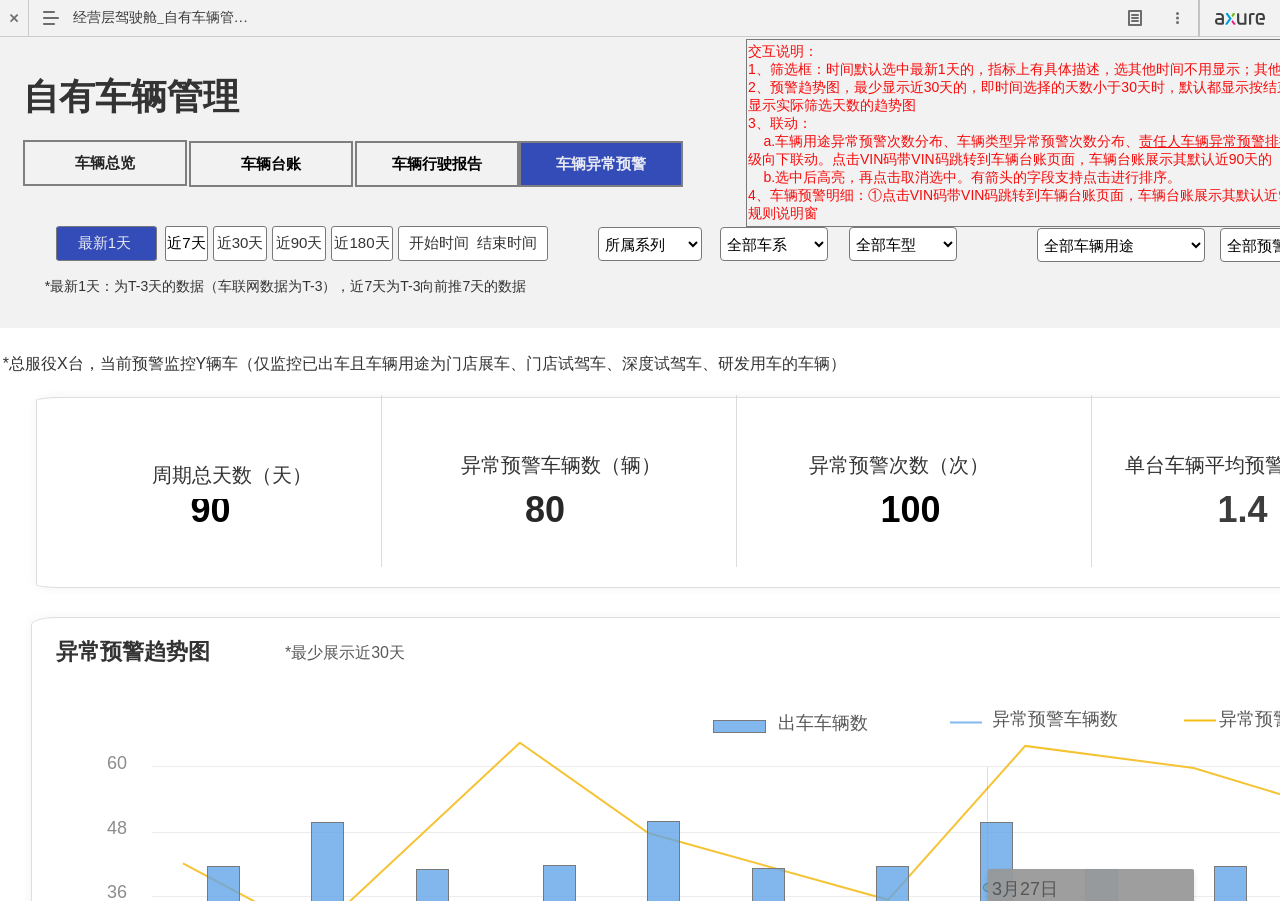
<file: resources/reload.html>
﻿<html>
	<head>
		<title></title>
	</head>
	<body>
	
	<script language="javascript">
	function getUrl() {
      var query = window.location.hash.substring(1);
      var vars = query.split("&&&");
      for (var i=0;i<vars.length;i++) {
        var url = vars[i];
        return decodeURI(url).replace("html%23","html#");
      } 
    }

    var rel = '../';
    var url = getUrl();
    if (url.indexOf(":") > 0 && url.indexOf(":") < 10) rel = '';
	self.location.href = rel + url;
	</script>
	
	</body>
</html>
</file>
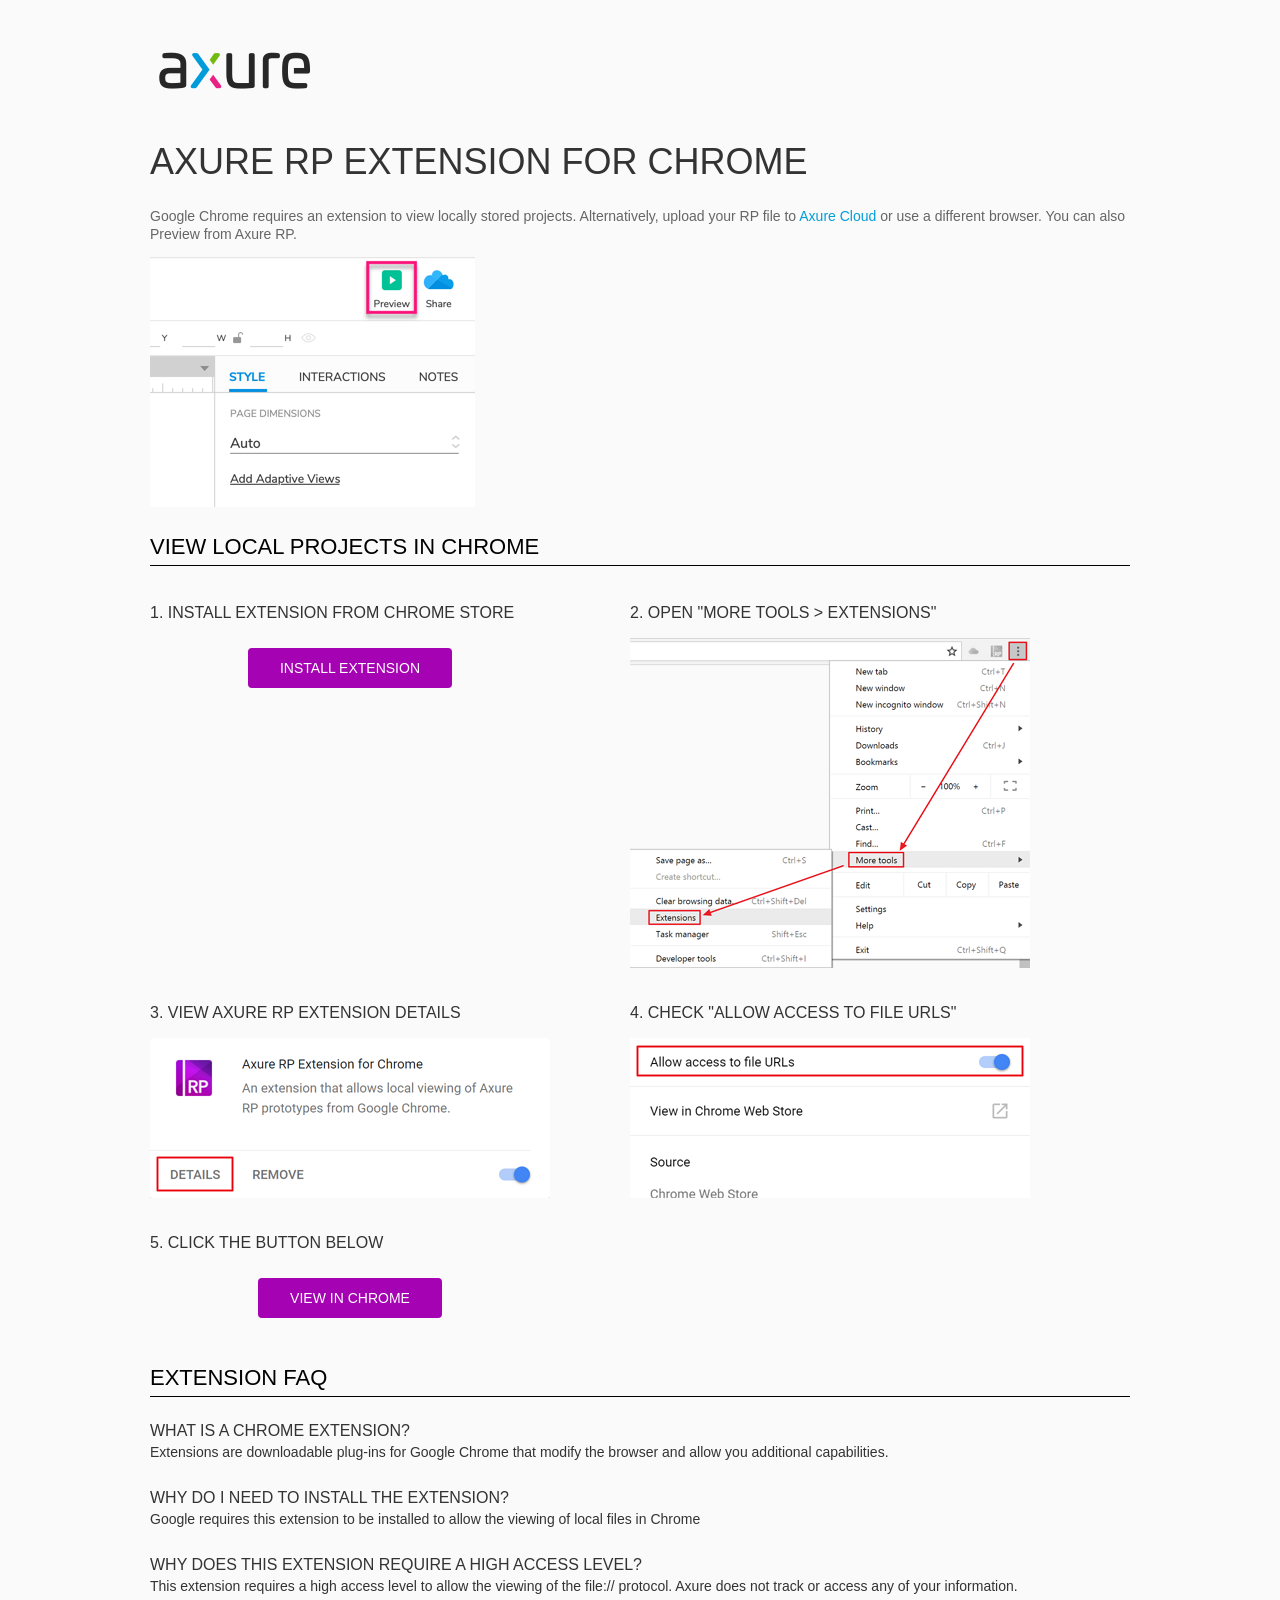
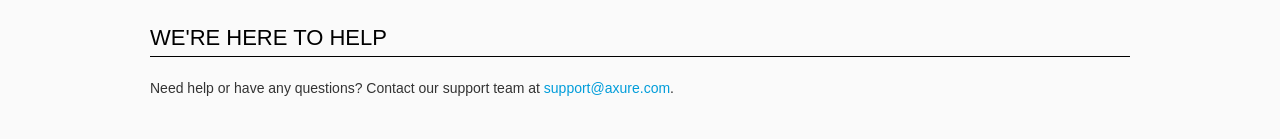
<file: resources/chrome/chrome.html>
<html>
<head>
    <title>Install the Axure RP Chrome Extension</title>
    <style type="text/css">
        *
        {
            font-family: NunitoSans, Helvetica, Arial, sans-serif;
        }
        body
        {
            text-align: center;
            background-color: #fafafa;
        }
        p
        {
            font-size: 14px;
            line-height: 18px;
            color: #333333;
        }
        div.container
        {
            width: 980px;
            margin-left: auto;
            margin-right: auto;
            text-align: left;
        }
        a
        {
            text-decoration: none;
            color: #009dda;
        }
        .button
        {
            background: #A502B3;
            font: normal 16px Arial, sans-serif;
            color: #FFFFFF;
            padding: 10px 30px 10px 30px;
            border: 2px solid #A502B3;
            display: inline-block;
            margin-top: 10px;
            text-transform: uppercase;
            font-size: 14px;
	    border-radius: 4px;
        }
        a:hover.button
        {
            border: 2px solid #A502B3;
	    color: #A502B3;
	    background-color: #FFFFFF;
        }
        div.left
        {
            width: 400px;
            float: left;
            margin-right: 80px;
        }
        div.right
        {
            width: 400px;
            float: left;
        }
        div.buttonContainer
        {
            text-align: center;
        }
        h1
        {
            font-size: 36px;
            color: #333333;
            line-height: 50px;
            margin-bottom: 20px;
            font-weight: normal;
        }
        h2
        {
            font-size: 24px;
            font-weight: normal;
            color: #08639C;
            text-align: center;
        }
        h3
        {
            font-size: 16px;
            color: #333333;
            font-weight: normal;
	    text-transform: uppercase;
        }
        .heading
        {
            border-bottom: 1px solid black;
	    height: 36px;
            line-height: 36px;
            font-size: 22px;
            color: #000000;

        }
        span.faq
        {
            font-size: 16px;
	    line-height: 24px;
            font-weight: normal;
	    text-transform: uppercase;
            color: #333333;
            display: block;
        }
    </style>
</head>
<body>
    <div class="container">
        <br />
        <br />
        <img src="axure_logo.png" alt="axure" />
        <br />
	<br />
        <h1>
            AXURE RP EXTENSION FOR CHROME</h1>
        <p style="font-size: 14px; color: #666666; margin-top: 10px;">
            Google Chrome requires an extension to view locally stored projects. Alternatively,
            upload your RP file to <a href="https://www.axure.cloud">Axure Cloud</a> or use a different
            browser. You can also Preview from Axure RP.</p>
            <img src="preview-rp.png" alt="preview"/>
        <h3 class="heading">
            VIEW LOCAL PROJECTS IN CHROME</h3>
        <div class="left">
            <h3>
                1. Install Extension from Chrome Store</h3>
            <div class="buttonContainer">
                <a class="button" href="https://chrome.google.com/webstore/detail/dogkpdfcklifaemcdfbildhcofnopogp"
                    target="_blank">Install Extension</a>
            </div>
        </div>
        <div class="right">
            <h3>
                2. Open "More Tools > Extensions"</h3>
            <img src="extensions.png" alt="extensions"/>
        </div>
        <div style="clear: both; height: 20px;">
            &nbsp;</div>
       <div class="left">
            <h3>
                3. View Axure RP Extension Details</h3>
            <img src="details.png" alt="extension details"/>
            </div>
	<div class="right">
            <h3>
                4. Check "Allow access to file URLs"</h3>
            <img src="allow-access.png" alt="allow access"/>
        </div>
   <div style="clear: both; height: 20px;">
            &nbsp;</div>
        <div class="left">
            <h3>
                5. Click the button below</h3>
            <div class="buttonContainer">
                <a class="button" href="../../start.html">View in Chrome</a>
            </div>
        </div>
        <div style="clear: both; height: 20px;">
        </div>
        <h3 class="heading">
            EXTENSION FAQ</h3>
        <p>
            <span class="faq">What is a Chrome Extension?</span> Extensions are downloadable
            plug-ins for Google Chrome that modify the browser
            and allow you additional capabilities.
        </p>
        <p style="margin-top: 25px;">
            <span class="faq">Why do I need to install the extension?</span> Google requires
            this extension to be installed to allow the viewing of local files in
            Chrome
        </p>
        <p style="margin-top: 25px; margin-bottom: 25px;">
            <span class="faq">Why does this extension require a high access level?</span> This
            extension requires a high access level to allow the viewing of the file://
            protocol. Axure does not track or access any of your information.
        </p>
        <h3 class="heading">
           WE'RE HERE TO HELP</h3>
        <p>
            Need help or have any questions? Contact our support team at <a href="mailto:support@axure.com">
                support@axure.com</a>.
        </p>
        <div style="clear: both; height: 20px;">
        </div>
    </div>
</body>
</html>
</file>
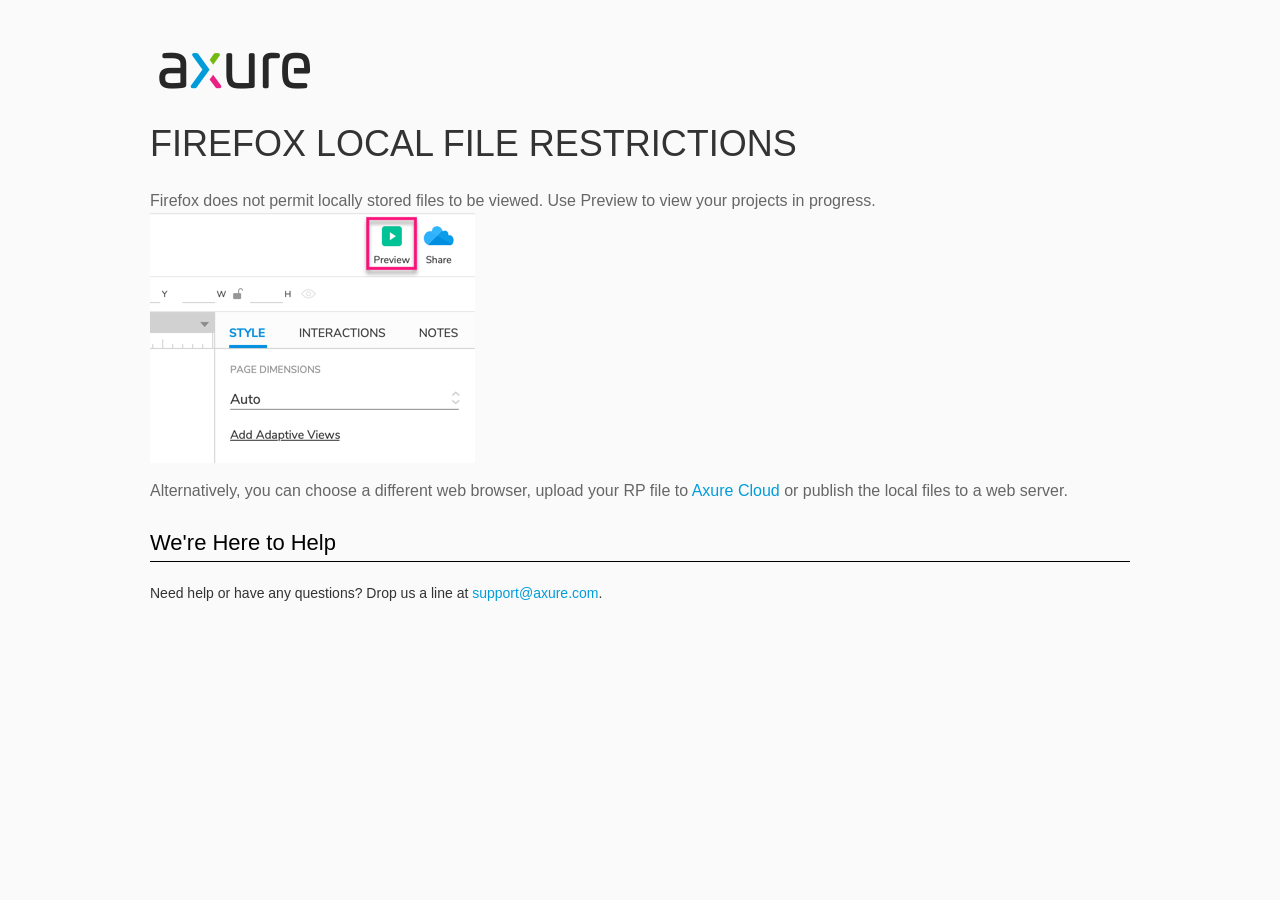
<file: resources/chrome/firefox.html>
<html>
<head>
    <title>Axure RP - Firefox Local File Restrictions</title>
    <style type="text/css">
        *
        {
            font-family: Helvetica, Arial, sans-serif;
        }
        body
        {
            text-align: center;
            background-color: #fafafa;
        }
        p
        {
            font-size: 14px;
            line-height: 18px;
            color: #333333;
        }
        div.container
        {
            width: 980px;
            margin-left: auto;
            margin-right: auto;
            text-align: left;
        }
        a
        {
            text-decoration: none;
            color: #009dda;
        }
        .button
        {
            background: #A502B3;
            font: normal 16px Arial, sans-serif;
            color: #FFFFFF;
            padding: 10px 30px 10px 30px;
            border: 2px solid #A502B3;
            display: inline-block;
            margin-top: 10px;
            text-transform: uppercase;
            font-size: 14px;
	    border-radius: 4px;
        }
        a:hover.button
        {
            border: 2px solid #A502B3;
	    color: #A502B3;
	    background-color: #FFFFFF;
        }
        div.left
        {
            width: 400px;
            float: left;
            margin-right: 80px;
        }
        div.right
        {
            width: 400px;
            float: left;
        }
        div.buttonContainer
        {
            text-align: center;
        }
        h1
        {
            font-size: 36px;
            color: #333333;
            line-height: 50px;
            margin-bottom: 20px;
            font-weight: normal;
        }
        h2
        {
            font-size: 24px;
            font-weight: normal;
            color: #08639C;
            text-align: center;
        }
        h3
        {
            font-size: 16px;
            line-height: 24px;
            color: #333333;
            font-weight: normal;
        }
        .heading
        {
            border-bottom: 1px solid black;
	    height: 36px;
            line-height: 36px;
            font-size: 22px;
            color: #000000;
        }
        span.faq
        {
            font-size: 16px;
            font-weight: normal;
	    text-transform: uppercase;
            color: #333333;
            display: block;
        }
    </style>
</head>
<body>
    <div class="container">
        <br />
        <br />
        <img src="axure_logo.png" alt="axure" />
        <br />
        <h1>
            FIREFOX LOCAL FILE RESTRICTIONS</h1>
        <p style="font-size: 16px; line-height: 24px; color: #666666; margin-top: 10px;">
            Firefox does not permit locally stored files to be viewed. Use Preview to view your projects in progress.
<img src="preview-rp.png" alt="preview"/>
          </p>
            <p style="font-size: 16px; line-height: 24px; color: #666666; margin-top: 10px;">
          Alternatively,  you can choose a different web browser, upload your RP file to <a href="https://app.axure.cloud">Axure Cloud</a> or publish the local files to a web server.</p>
        <h3 class="heading">
            We're Here to Help</h3>
        <p>
            Need help or have any questions? Drop us a line at <a href="mailto:support@axure.com">
                support@axure.com</a>.
        </p>
        <div style="clear: both; height: 20px;">
        </div>
    </div>
</body>
</html>
</file>
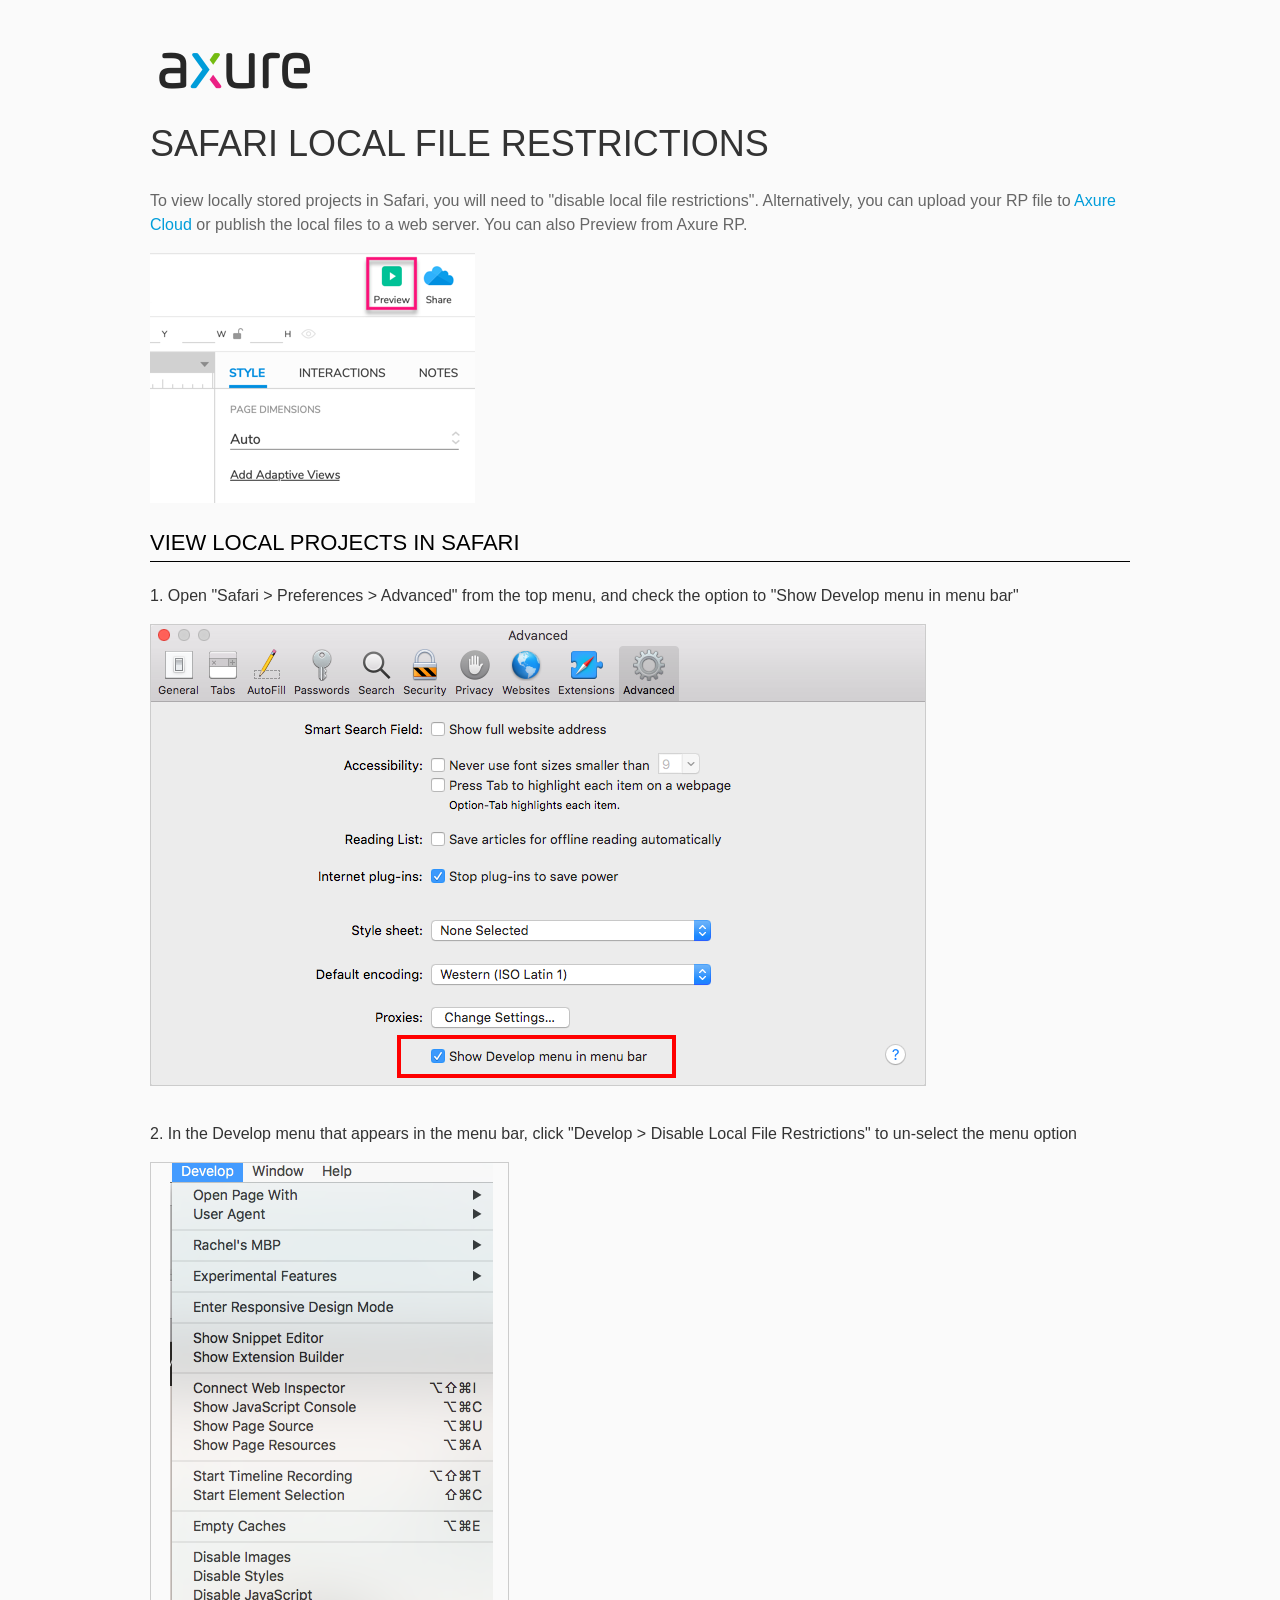
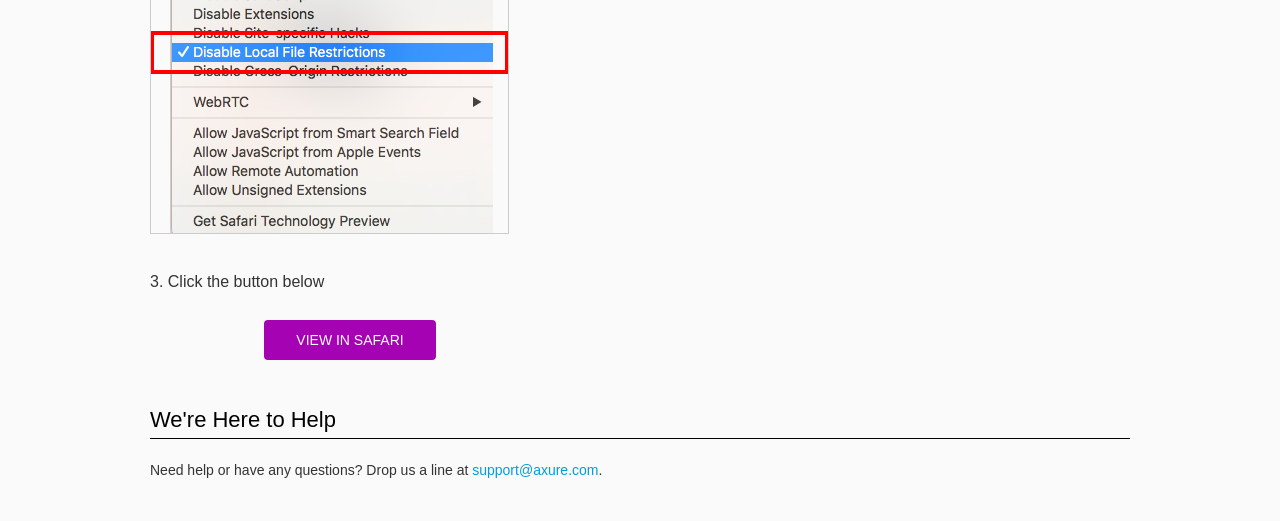
<file: resources/chrome/safari.html>
<html>
<head>
    <title>Axure RP - Safari Local File Restrictions</title>
    <style type="text/css">
        *
        {
            font-family: Helvetica, Arial, sans-serif;
        }
        body
        {
            text-align: center;
            background-color: #fafafa;
        }
        p
        {
            font-size: 14px;
            line-height: 18px;
            color: #333333;
        }
        div.container
        {
            width: 980px;
            margin-left: auto;
            margin-right: auto;
            text-align: left;
        }
        a
        {
            text-decoration: none;
            color: #009dda;
        }
        .button
        {
            background: #A502B3;
            font: normal 16px Arial, sans-serif;
            color: #FFFFFF;
            padding: 10px 30px 10px 30px;
            border: 2px solid #A502B3;
            display: inline-block;
            margin-top: 10px;
            text-transform: uppercase;
            font-size: 14px;
	    border-radius: 4px;
        }
        a:hover.button
        {
            border: 2px solid #A502B3;
	    color: #A502B3;
	    background-color: #FFFFFF;
        }
        div.left
        {
            width: 400px;
            float: left;
            margin-right: 80px;
        }
        div.right
        {
            width: 400px;
            float: left;
        }
        div.buttonContainer
        {
            text-align: center;
        }
        h1
        {
            font-size: 36px;
            color: #333333;
            line-height: 50px;
            margin-bottom: 20px;
            font-weight: normal;
        }
        h2
        {
            font-size: 24px;
            font-weight: normal;
            color: #08639C;
            text-align: center;
        }
        h3
        {
            font-size: 16px;
            line-height: 24px;
            color: #333333;
            font-weight: normal;
        }
        .heading
        {
            border-bottom: 1px solid black;
	    height: 36px;
            line-height: 36px;
            font-size: 22px;
            color: #000000;
        }
        span.faq
        {
            font-size: 16px;
            font-weight: normal;
	    text-transform: uppercase;
            color: #333333;
            display: block;
        }
    </style>
</head>
<body>
    <div class="container">
        <br />
        <br />
        <img src="axure_logo.png" alt="axure" />
        <br />
        <h1>
            SAFARI LOCAL FILE RESTRICTIONS</h1>
        <p style="font-size: 16px; line-height: 24px; color: #666666; margin-top: 10px;">
            To view locally stored projects in Safari, you will need to "disable local file restrictions". Alternatively,
            you can upload your RP file to <a href="https://www.axure.cloud">Axure Cloud</a> or publish the local files to a web server. You can also Preview from Axure RP.</p>
            <img src="preview-rp.png" alt="preview"/>
        <h3 class="heading">
            VIEW LOCAL PROJECTS IN SAFARI</h3>
        <div class="">
            <h3>
                1. Open "Safari > Preferences > Advanced" from the top menu, and check the option to "Show Develop menu in menu bar"</h3>
            <img src="safari_advanced.png" alt="advanced" />
        </div>
        <div style="clear: both; height: 20px;">
            &nbsp;
        </div>
        <div class="">
            <h3>
                2. In the Develop menu that appears in the menu bar, click "Develop > Disable Local File Restrictions" to un-select the menu option</h3>
            <img src="safari_restrictions.png" alt="extensions" />
        </div>
        <div style="clear: both; height: 20px;">
            &nbsp;</div>
        <div class="left">
            <h3>
                3. Click the button below
            </h3>
            <div class="buttonContainer">
                <a class="button" href="../../start.html">View in Safari</a>
            </div>
        </div>
        <div style="clear: both; height: 20px;">
        </div>
        <h3 class="heading">
            We're Here to Help</h3>
        <p>
            Need help or have any questions? Drop us a line at <a href="mailto:support@axure.com">
                support@axure.com</a>.
        </p>
        <div style="clear: both; height: 20px;">
        </div>
    </div>
</body>
</html>
</file>
